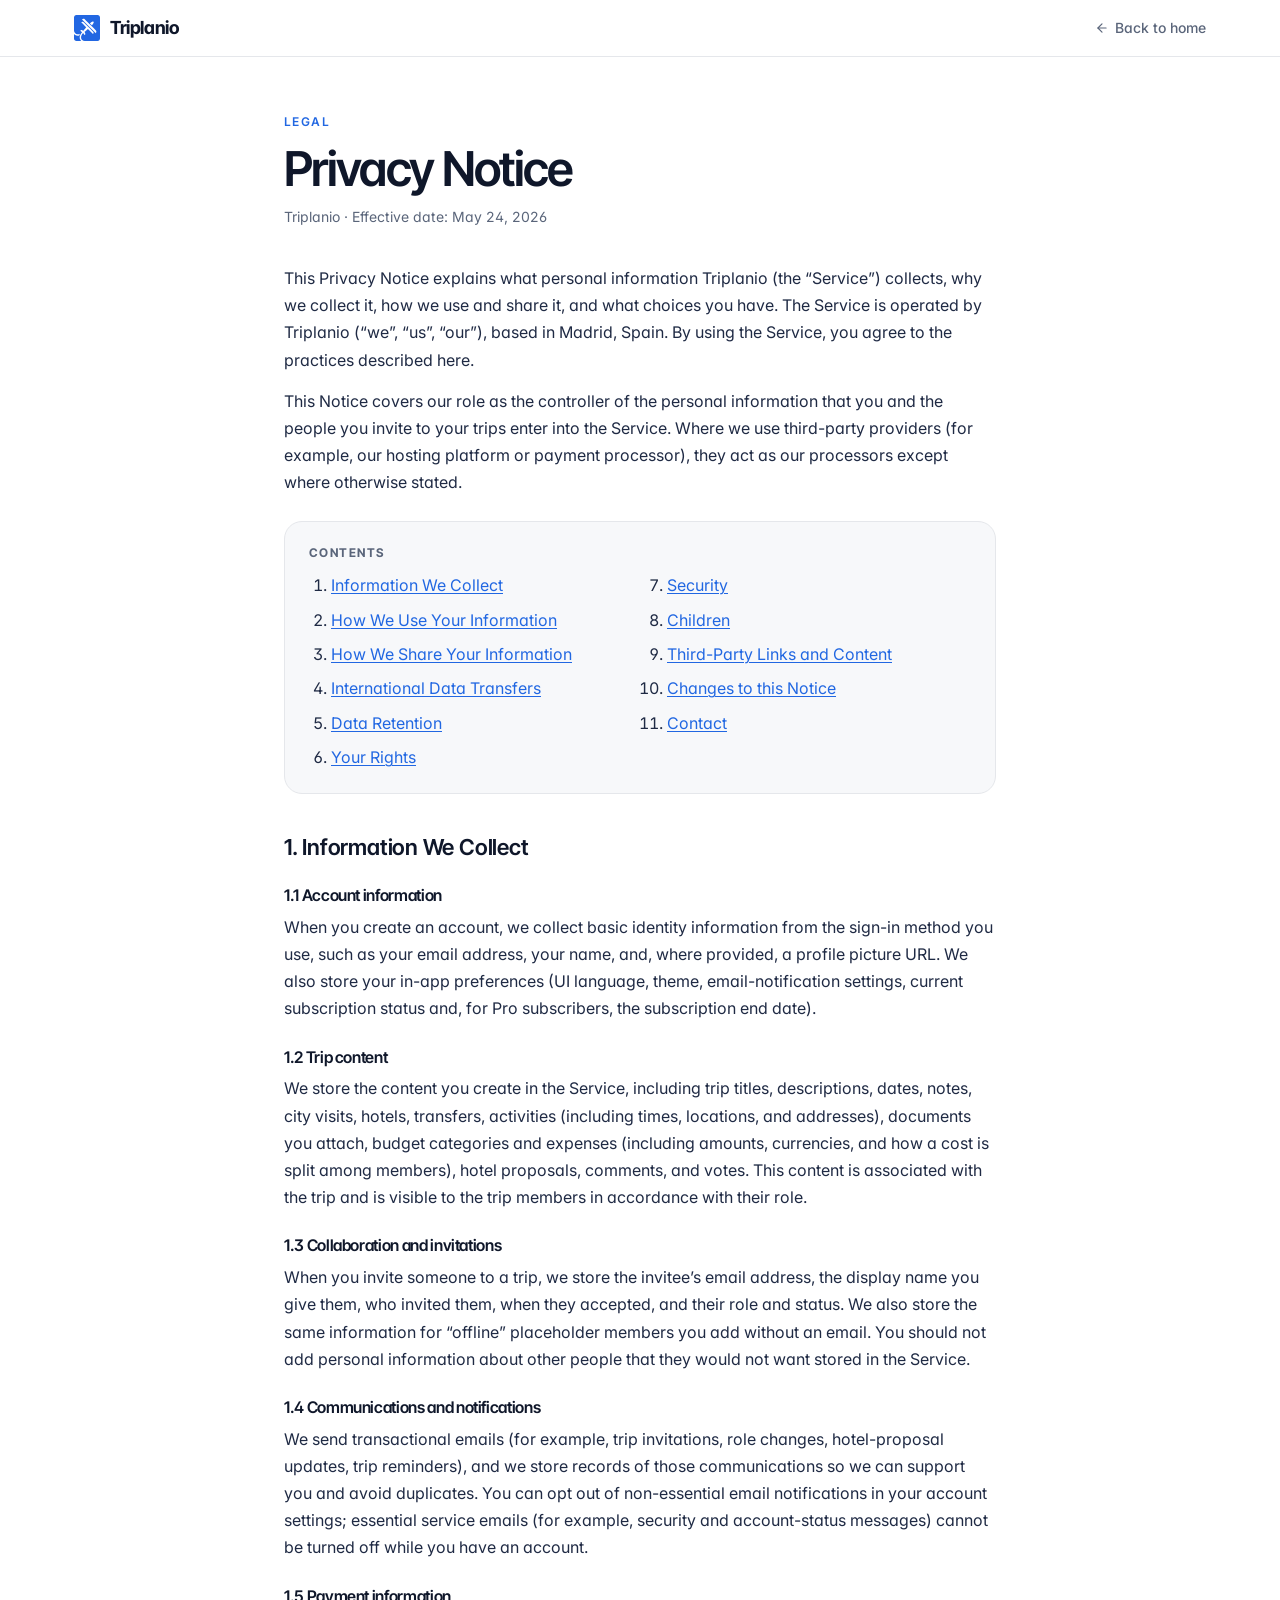
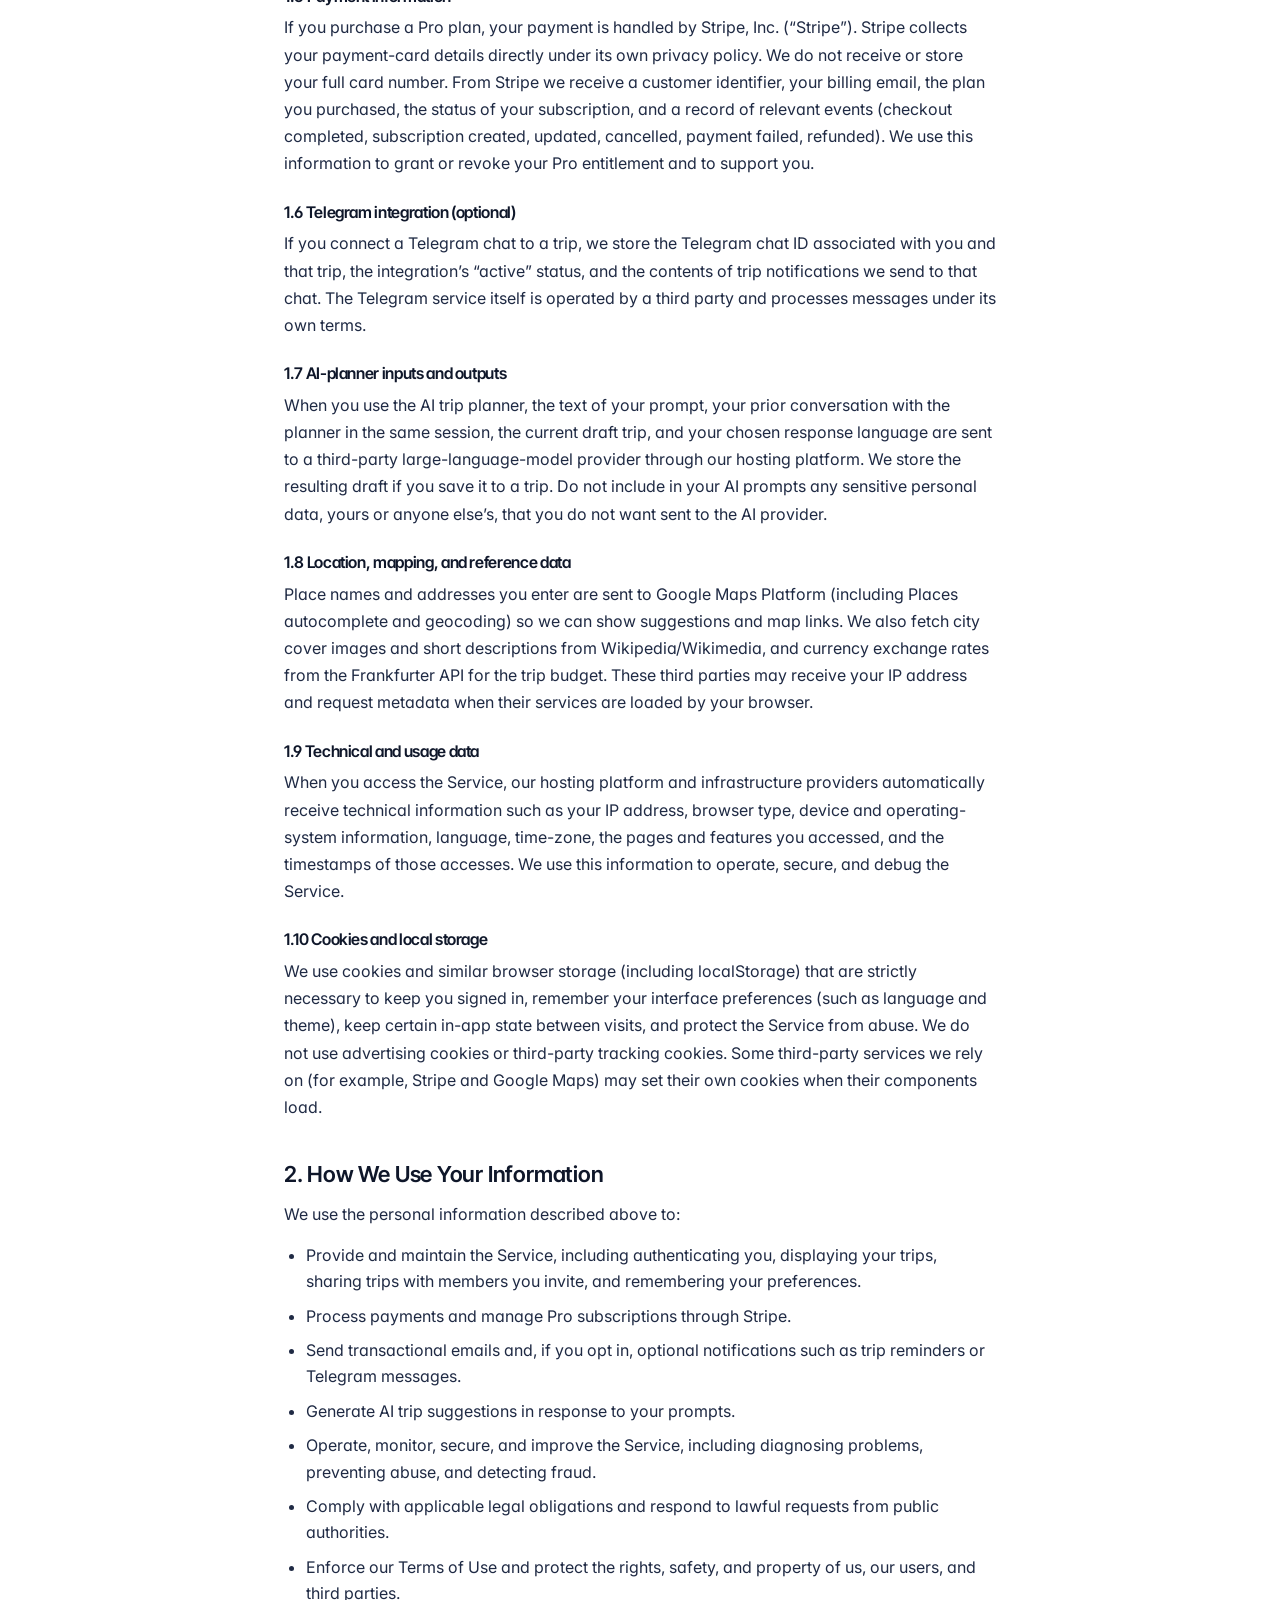
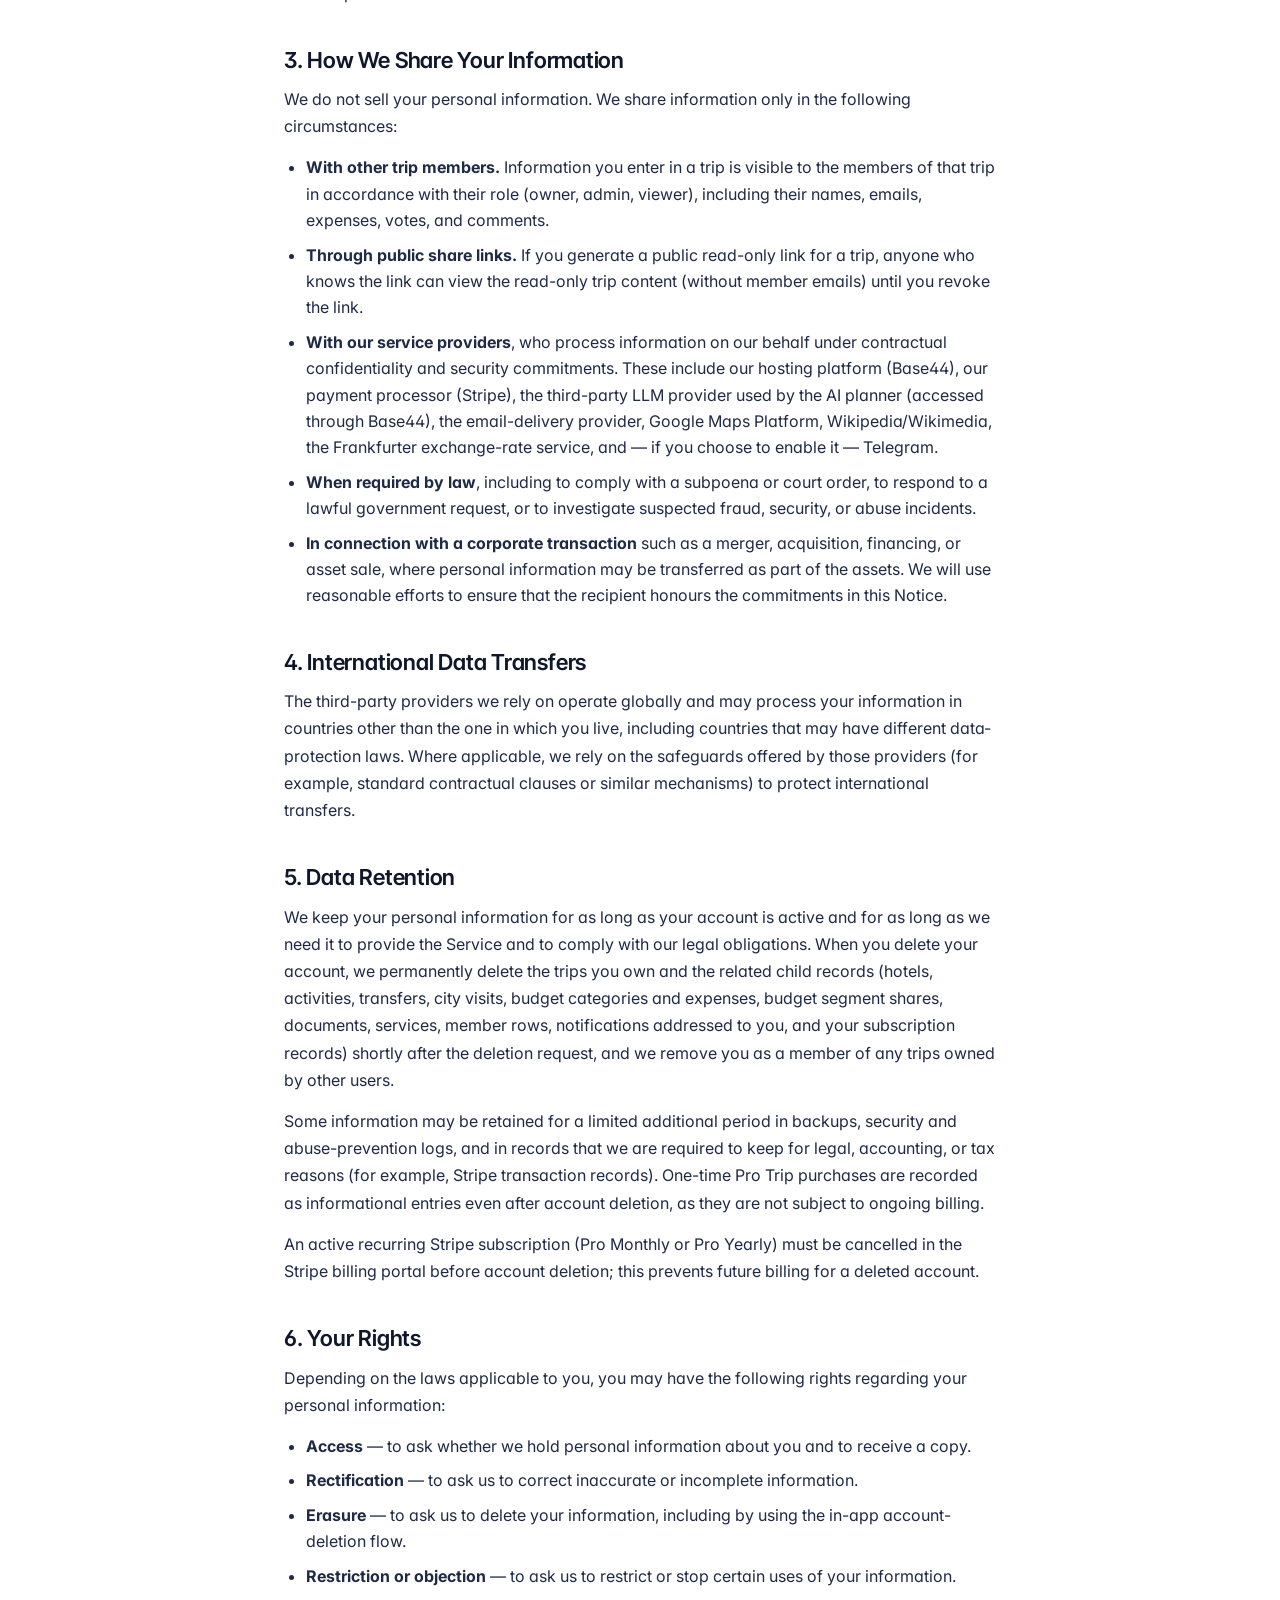
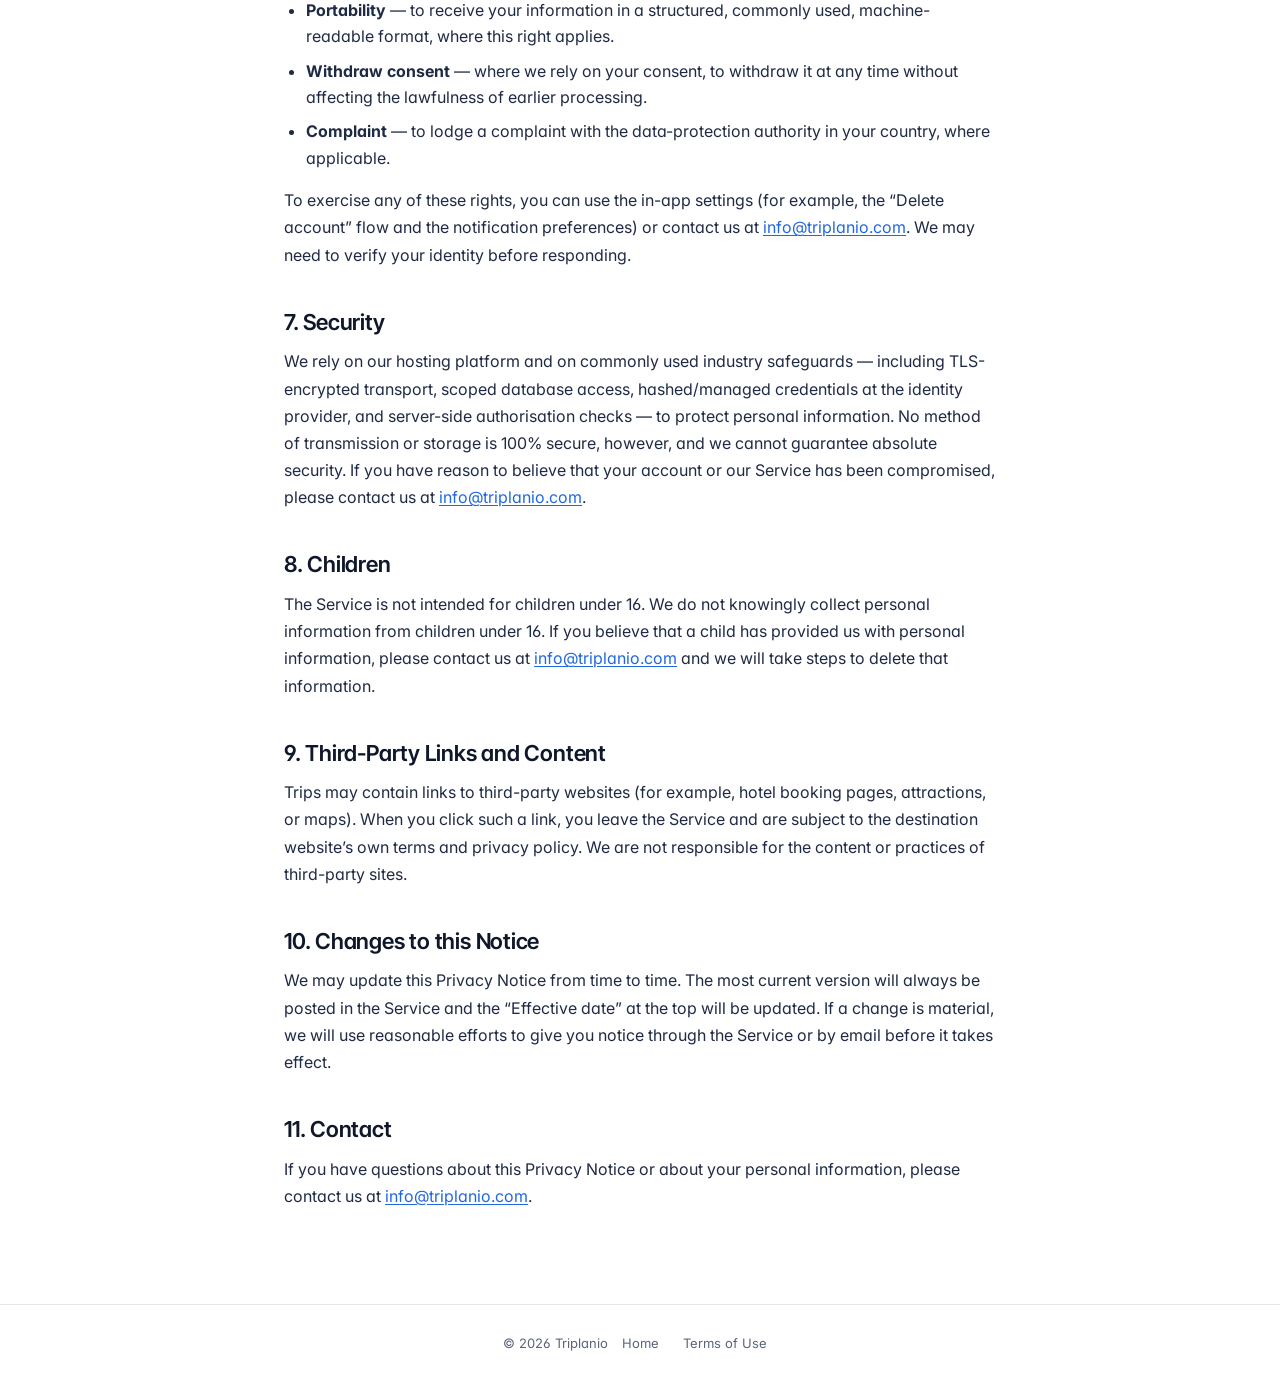
<file: privacy.html>
<!doctype html>
<html lang="en">
<head>
<meta charset="utf-8" />
<meta name="viewport" content="width=device-width, initial-scale=1, viewport-fit=cover" />
<title>Privacy Notice — Triplanio</title>
<meta name="description" content="Triplanio Privacy Notice — what personal information we collect, why we collect it, how we use and share it, and what choices you have." />
<meta name="robots" content="index,follow" />

<link rel="preconnect" href="https://fonts.googleapis.com" />
<link rel="preconnect" href="https://fonts.gstatic.com" crossorigin />
<link href="https://fonts.googleapis.com/css2?family=Inter:wght@400;500;600;700&family=Inter+Tight:wght@500;600;700&display=swap" rel="stylesheet" />

<link rel="stylesheet" href="styles.css" />

<style>
  /* ============ Legal page — local styles ============ */
  body { background: #fff; color: var(--ink); font-family: var(--font-body); }

  .legal-top {
    position: sticky; top: 0; z-index: 10;
    background: rgba(255,255,255,.92);
    backdrop-filter: saturate(140%) blur(10px);
    -webkit-backdrop-filter: saturate(140%) blur(10px);
    border-bottom: 1px solid var(--line);
  }
  .legal-top__inner {
    max-width: var(--container);
    margin: 0 auto;
    padding: 14px var(--gutter);
    display: flex; align-items: center; gap: 16px;
  }
  .legal-top a.brand {
    display: inline-flex; align-items: center; gap: 10px;
    text-decoration: none; color: var(--ink); font-weight: 700;
    font-family: var(--font-display); letter-spacing: var(--display-tracking);
    font-size: 18px;
  }
  .legal-top a.brand img { display: block; height: 26px; width: 26px; }
  .legal-top .spacer { flex: 1 1 auto; }
  .legal-top a.back {
    display: inline-flex; align-items: center; gap: 6px;
    text-decoration: none; color: var(--muted);
    font-size: 14px; font-weight: 500;
  }
  .legal-top a.back:hover { color: var(--brand); }
  .legal-top a.back svg { width: 14px; height: 14px; }

  main.legal {
    max-width: 760px;
    margin: 0 auto;
    padding: 56px var(--gutter) 80px;
  }
  main.legal .legal__eyebrow {
    font-size: 12px; font-weight: 600; letter-spacing: .12em;
    text-transform: uppercase; color: var(--brand);
    margin-bottom: 12px;
  }
  main.legal h1 {
    font-family: var(--font-display);
    font-size: clamp(34px, 4.4vw, 48px);
    letter-spacing: var(--h1-tracking);
    line-height: 1.08;
    margin: 0 0 10px;
    color: var(--ink);
  }
  main.legal .legal__meta {
    color: var(--muted);
    font-size: 14px;
    margin-bottom: 36px;
  }
  main.legal h2 {
    font-family: var(--font-display);
    font-size: 22px;
    line-height: 1.25;
    margin: 40px 0 12px;
    color: var(--ink);
    letter-spacing: -0.01em;
  }
  main.legal h3 {
    font-family: var(--font-display);
    font-size: 16px;
    line-height: 1.3;
    margin: 24px 0 8px;
    color: var(--ink);
  }
  main.legal p {
    font-size: 16px;
    line-height: 1.7;
    color: var(--ink-2);
    margin: 0 0 14px;
  }
  main.legal ul {
    margin: 6px 0 16px;
    padding-left: 22px;
  }
  main.legal li {
    font-size: 16px;
    line-height: 1.65;
    color: var(--ink-2);
    margin-bottom: 8px;
  }
  main.legal a {
    color: var(--brand);
    text-decoration: underline;
    text-decoration-thickness: 1px;
    text-underline-offset: 2px;
  }
  main.legal a:hover { color: var(--brand-700); }

  .legal__toc {
    background: var(--wash);
    border: 1px solid var(--line);
    border-radius: var(--radius-card);
    padding: 22px 24px;
    margin: 24px 0 40px;
  }
  .legal__toc h4 {
    margin: 0 0 10px;
    font-size: 12px; font-weight: 700; letter-spacing: .12em;
    text-transform: uppercase; color: var(--muted);
  }
  .legal__toc ol {
    margin: 0; padding-left: 22px;
    columns: 2; column-gap: 32px;
  }
  .legal__toc li { margin-bottom: 6px; font-size: 14px; }
  .legal__toc a { color: var(--ink-2); text-decoration: none; }
  .legal__toc a:hover { color: var(--brand); }
  @media (max-width: 640px) {
    .legal__toc ol { columns: 1; }
  }

  footer.legal__footer {
    border-top: 1px solid var(--line);
    padding: 28px var(--gutter);
    text-align: center;
    color: var(--muted);
    font-size: 13px;
  }
  footer.legal__footer a { color: var(--muted); text-decoration: none; margin: 0 10px; }
  footer.legal__footer a:hover { color: var(--brand); }
</style>
</head>
<body>

<header class="legal-top">
  <div class="legal-top__inner">
    <a class="brand" href="index.html" aria-label="Triplanio — home">
      <img src="logo.svg" alt="" />
      <span>Triplanio</span>
    </a>
    <span class="spacer"></span>
    <a class="back" href="index.html">
      <svg viewBox="0 0 24 24" fill="none" stroke="currentColor" stroke-width="2" stroke-linecap="round" stroke-linejoin="round" aria-hidden="true">
        <path d="M19 12H5"/><path d="m12 19-7-7 7-7"/>
      </svg>
      Back to home
    </a>
  </div>
</header>

<main class="legal">
  <div class="legal__eyebrow">Legal</div>
  <h1>Privacy Notice</h1>
  <p class="legal__meta">Triplanio &middot; Effective date: May 24, 2026</p>

  <p>This Privacy Notice explains what personal information Triplanio (the &ldquo;Service&rdquo;) collects, why we collect it, how we use and share it, and what choices you have. The Service is operated by Triplanio (&ldquo;we&rdquo;, &ldquo;us&rdquo;, &ldquo;our&rdquo;), based in Madrid, Spain. By using the Service, you agree to the practices described here.</p>

  <p>This Notice covers our role as the controller of the personal information that you and the people you invite to your trips enter into the Service. Where we use third-party providers (for example, our hosting platform or payment processor), they act as our processors except where otherwise stated.</p>

  <nav class="legal__toc" aria-label="Table of contents">
    <h4>Contents</h4>
    <ol>
      <li><a href="#s1">Information We Collect</a></li>
      <li><a href="#s2">How We Use Your Information</a></li>
      <li><a href="#s3">How We Share Your Information</a></li>
      <li><a href="#s4">International Data Transfers</a></li>
      <li><a href="#s5">Data Retention</a></li>
      <li><a href="#s6">Your Rights</a></li>
      <li><a href="#s7">Security</a></li>
      <li><a href="#s8">Children</a></li>
      <li><a href="#s9">Third-Party Links and Content</a></li>
      <li><a href="#s10">Changes to this Notice</a></li>
      <li><a href="#s11">Contact</a></li>
    </ol>
  </nav>

  <h2 id="s1">1. Information We Collect</h2>

  <h3>1.1 Account information</h3>
  <p>When you create an account, we collect basic identity information from the sign-in method you use, such as your email address, your name, and, where provided, a profile picture URL. We also store your in-app preferences (UI language, theme, email-notification settings, current subscription status and, for Pro subscribers, the subscription end date).</p>

  <h3>1.2 Trip content</h3>
  <p>We store the content you create in the Service, including trip titles, descriptions, dates, notes, city visits, hotels, transfers, activities (including times, locations, and addresses), documents you attach, budget categories and expenses (including amounts, currencies, and how a cost is split among members), hotel proposals, comments, and votes. This content is associated with the trip and is visible to the trip members in accordance with their role.</p>

  <h3>1.3 Collaboration and invitations</h3>
  <p>When you invite someone to a trip, we store the invitee&rsquo;s email address, the display name you give them, who invited them, when they accepted, and their role and status. We also store the same information for &ldquo;offline&rdquo; placeholder members you add without an email. You should not add personal information about other people that they would not want stored in the Service.</p>

  <h3>1.4 Communications and notifications</h3>
  <p>We send transactional emails (for example, trip invitations, role changes, hotel-proposal updates, trip reminders), and we store records of those communications so we can support you and avoid duplicates. You can opt out of non-essential email notifications in your account settings; essential service emails (for example, security and account-status messages) cannot be turned off while you have an account.</p>

  <h3>1.5 Payment information</h3>
  <p>If you purchase a Pro plan, your payment is handled by Stripe, Inc. (&ldquo;Stripe&rdquo;). Stripe collects your payment-card details directly under its own privacy policy. We do not receive or store your full card number. From Stripe we receive a customer identifier, your billing email, the plan you purchased, the status of your subscription, and a record of relevant events (checkout completed, subscription created, updated, cancelled, payment failed, refunded). We use this information to grant or revoke your Pro entitlement and to support you.</p>

  <h3>1.6 Telegram integration (optional)</h3>
  <p>If you connect a Telegram chat to a trip, we store the Telegram chat ID associated with you and that trip, the integration&rsquo;s &ldquo;active&rdquo; status, and the contents of trip notifications we send to that chat. The Telegram service itself is operated by a third party and processes messages under its own terms.</p>

  <h3>1.7 AI-planner inputs and outputs</h3>
  <p>When you use the AI trip planner, the text of your prompt, your prior conversation with the planner in the same session, the current draft trip, and your chosen response language are sent to a third-party large-language-model provider through our hosting platform. We store the resulting draft if you save it to a trip. Do not include in your AI prompts any sensitive personal data, yours or anyone else&rsquo;s, that you do not want sent to the AI provider.</p>

  <h3>1.8 Location, mapping, and reference data</h3>
  <p>Place names and addresses you enter are sent to Google Maps Platform (including Places autocomplete and geocoding) so we can show suggestions and map links. We also fetch city cover images and short descriptions from Wikipedia/Wikimedia, and currency exchange rates from the Frankfurter API for the trip budget. These third parties may receive your IP address and request metadata when their services are loaded by your browser.</p>

  <h3>1.9 Technical and usage data</h3>
  <p>When you access the Service, our hosting platform and infrastructure providers automatically receive technical information such as your IP address, browser type, device and operating-system information, language, time-zone, the pages and features you accessed, and the timestamps of those accesses. We use this information to operate, secure, and debug the Service.</p>

  <h3>1.10 Cookies and local storage</h3>
  <p>We use cookies and similar browser storage (including localStorage) that are strictly necessary to keep you signed in, remember your interface preferences (such as language and theme), keep certain in-app state between visits, and protect the Service from abuse. We do not use advertising cookies or third-party tracking cookies. Some third-party services we rely on (for example, Stripe and Google Maps) may set their own cookies when their components load.</p>

  <h2 id="s2">2. How We Use Your Information</h2>
  <p>We use the personal information described above to:</p>
  <ul>
    <li>Provide and maintain the Service, including authenticating you, displaying your trips, sharing trips with members you invite, and remembering your preferences.</li>
    <li>Process payments and manage Pro subscriptions through Stripe.</li>
    <li>Send transactional emails and, if you opt in, optional notifications such as trip reminders or Telegram messages.</li>
    <li>Generate AI trip suggestions in response to your prompts.</li>
    <li>Operate, monitor, secure, and improve the Service, including diagnosing problems, preventing abuse, and detecting fraud.</li>
    <li>Comply with applicable legal obligations and respond to lawful requests from public authorities.</li>
    <li>Enforce our Terms of Use and protect the rights, safety, and property of us, our users, and third parties.</li>
  </ul>

  <h2 id="s3">3. How We Share Your Information</h2>
  <p>We do not sell your personal information. We share information only in the following circumstances:</p>
  <ul>
    <li><strong>With other trip members.</strong> Information you enter in a trip is visible to the members of that trip in accordance with their role (owner, admin, viewer), including their names, emails, expenses, votes, and comments.</li>
    <li><strong>Through public share links.</strong> If you generate a public read-only link for a trip, anyone who knows the link can view the read-only trip content (without member emails) until you revoke the link.</li>
    <li><strong>With our service providers</strong>, who process information on our behalf under contractual confidentiality and security commitments. These include our hosting platform (Base44), our payment processor (Stripe), the third-party LLM provider used by the AI planner (accessed through Base44), the email-delivery provider, Google Maps Platform, Wikipedia/Wikimedia, the Frankfurter exchange-rate service, and &mdash; if you choose to enable it &mdash; Telegram.</li>
    <li><strong>When required by law</strong>, including to comply with a subpoena or court order, to respond to a lawful government request, or to investigate suspected fraud, security, or abuse incidents.</li>
    <li><strong>In connection with a corporate transaction</strong> such as a merger, acquisition, financing, or asset sale, where personal information may be transferred as part of the assets. We will use reasonable efforts to ensure that the recipient honours the commitments in this Notice.</li>
  </ul>

  <h2 id="s4">4. International Data Transfers</h2>
  <p>The third-party providers we rely on operate globally and may process your information in countries other than the one in which you live, including countries that may have different data-protection laws. Where applicable, we rely on the safeguards offered by those providers (for example, standard contractual clauses or similar mechanisms) to protect international transfers.</p>

  <h2 id="s5">5. Data Retention</h2>
  <p>We keep your personal information for as long as your account is active and for as long as we need it to provide the Service and to comply with our legal obligations. When you delete your account, we permanently delete the trips you own and the related child records (hotels, activities, transfers, city visits, budget categories and expenses, budget segment shares, documents, services, member rows, notifications addressed to you, and your subscription records) shortly after the deletion request, and we remove you as a member of any trips owned by other users.</p>
  <p>Some information may be retained for a limited additional period in backups, security and abuse-prevention logs, and in records that we are required to keep for legal, accounting, or tax reasons (for example, Stripe transaction records). One-time Pro Trip purchases are recorded as informational entries even after account deletion, as they are not subject to ongoing billing.</p>
  <p>An active recurring Stripe subscription (Pro Monthly or Pro Yearly) must be cancelled in the Stripe billing portal before account deletion; this prevents future billing for a deleted account.</p>

  <h2 id="s6">6. Your Rights</h2>
  <p>Depending on the laws applicable to you, you may have the following rights regarding your personal information:</p>
  <ul>
    <li><strong>Access</strong> &mdash; to ask whether we hold personal information about you and to receive a copy.</li>
    <li><strong>Rectification</strong> &mdash; to ask us to correct inaccurate or incomplete information.</li>
    <li><strong>Erasure</strong> &mdash; to ask us to delete your information, including by using the in-app account-deletion flow.</li>
    <li><strong>Restriction or objection</strong> &mdash; to ask us to restrict or stop certain uses of your information.</li>
    <li><strong>Portability</strong> &mdash; to receive your information in a structured, commonly used, machine-readable format, where this right applies.</li>
    <li><strong>Withdraw consent</strong> &mdash; where we rely on your consent, to withdraw it at any time without affecting the lawfulness of earlier processing.</li>
    <li><strong>Complaint</strong> &mdash; to lodge a complaint with the data-protection authority in your country, where applicable.</li>
  </ul>
  <p>To exercise any of these rights, you can use the in-app settings (for example, the &ldquo;Delete account&rdquo; flow and the notification preferences) or contact us at <a href="mailto:info@triplanio.com">info@triplanio.com</a>. We may need to verify your identity before responding.</p>

  <h2 id="s7">7. Security</h2>
  <p>We rely on our hosting platform and on commonly used industry safeguards &mdash; including TLS-encrypted transport, scoped database access, hashed/managed credentials at the identity provider, and server-side authorisation checks &mdash; to protect personal information. No method of transmission or storage is 100% secure, however, and we cannot guarantee absolute security. If you have reason to believe that your account or our Service has been compromised, please contact us at <a href="mailto:info@triplanio.com">info@triplanio.com</a>.</p>

  <h2 id="s8">8. Children</h2>
  <p>The Service is not intended for children under 16. We do not knowingly collect personal information from children under 16. If you believe that a child has provided us with personal information, please contact us at <a href="mailto:info@triplanio.com">info@triplanio.com</a> and we will take steps to delete that information.</p>

  <h2 id="s9">9. Third-Party Links and Content</h2>
  <p>Trips may contain links to third-party websites (for example, hotel booking pages, attractions, or maps). When you click such a link, you leave the Service and are subject to the destination website&rsquo;s own terms and privacy policy. We are not responsible for the content or practices of third-party sites.</p>

  <h2 id="s10">10. Changes to this Notice</h2>
  <p>We may update this Privacy Notice from time to time. The most current version will always be posted in the Service and the &ldquo;Effective date&rdquo; at the top will be updated. If a change is material, we will use reasonable efforts to give you notice through the Service or by email before it takes effect.</p>

  <h2 id="s11">11. Contact</h2>
  <p>If you have questions about this Privacy Notice or about your personal information, please contact us at <a href="mailto:info@triplanio.com">info@triplanio.com</a>.</p>
</main>

<footer class="legal__footer">
  <span>&copy; 2026 Triplanio</span>
  <a href="index.html">Home</a>
  <a href="terms.html">Terms of Use</a>
</footer>

</body>
</html>
</file>
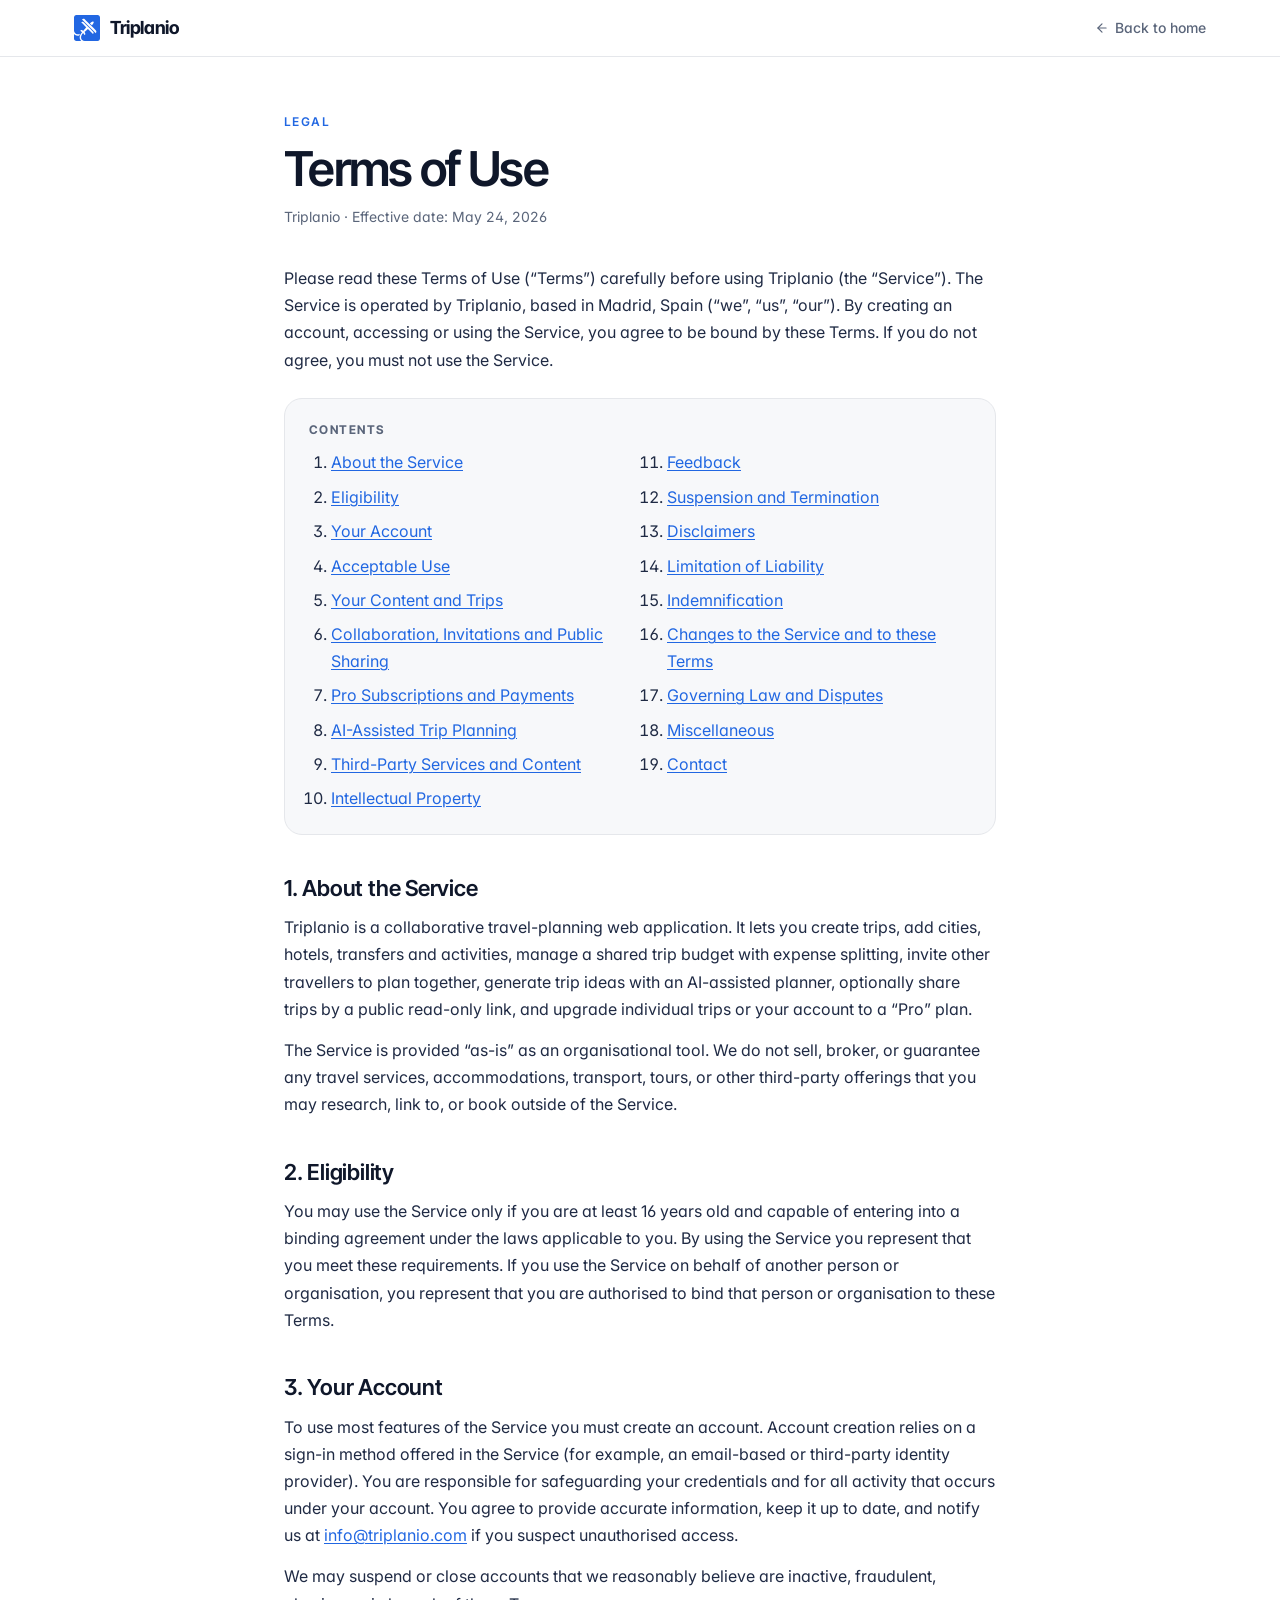
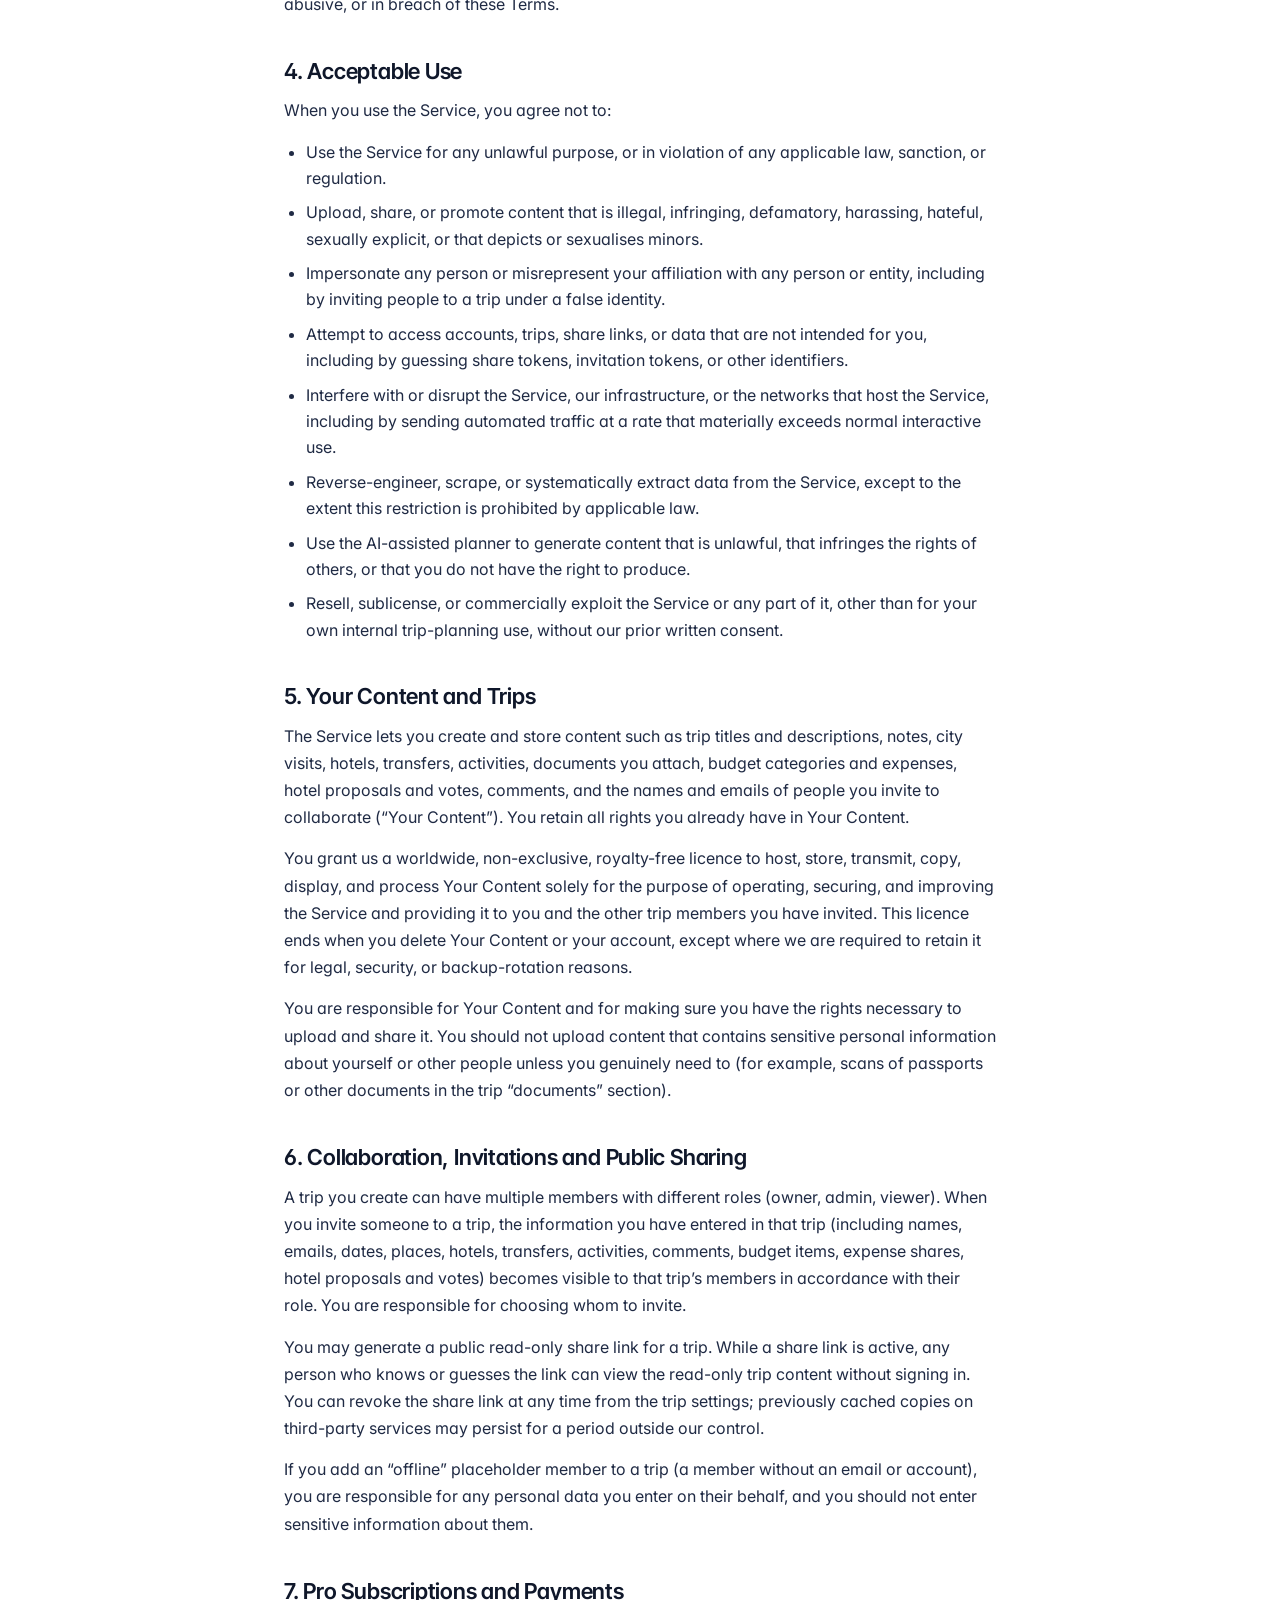
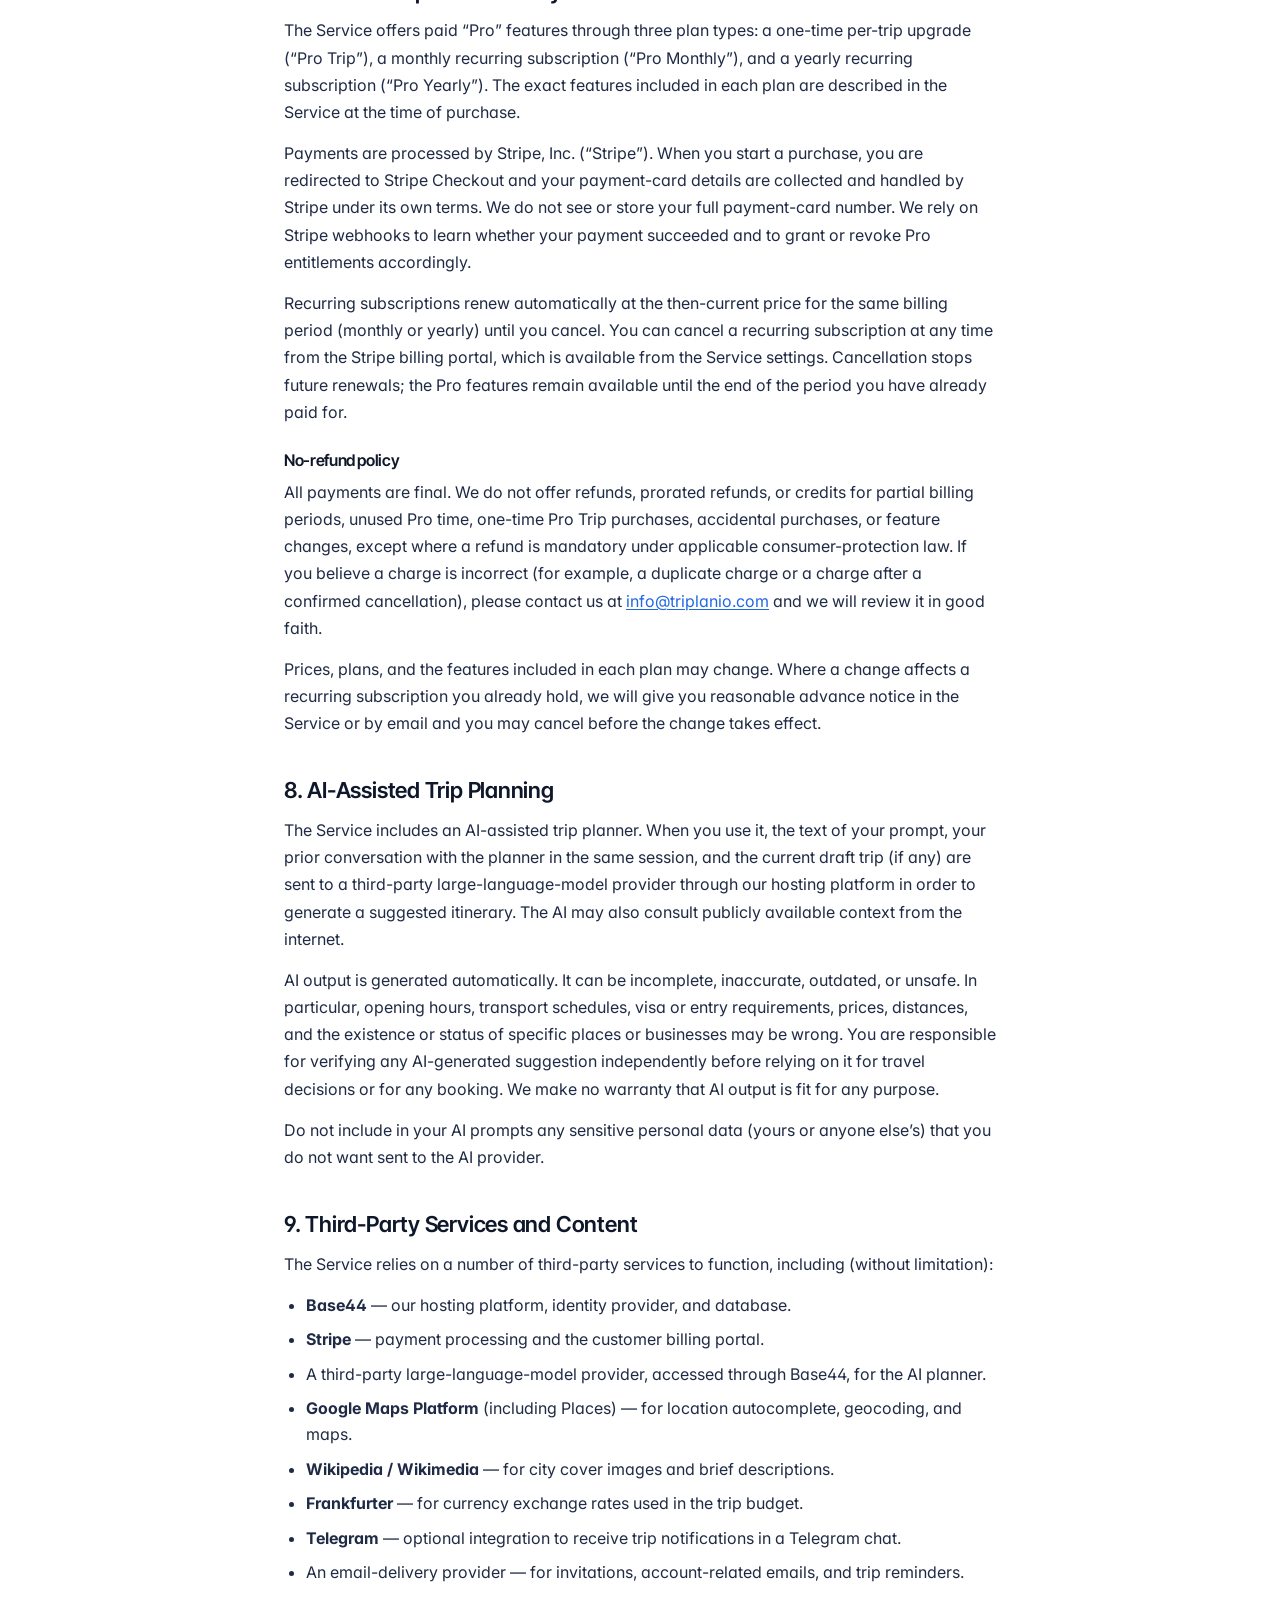
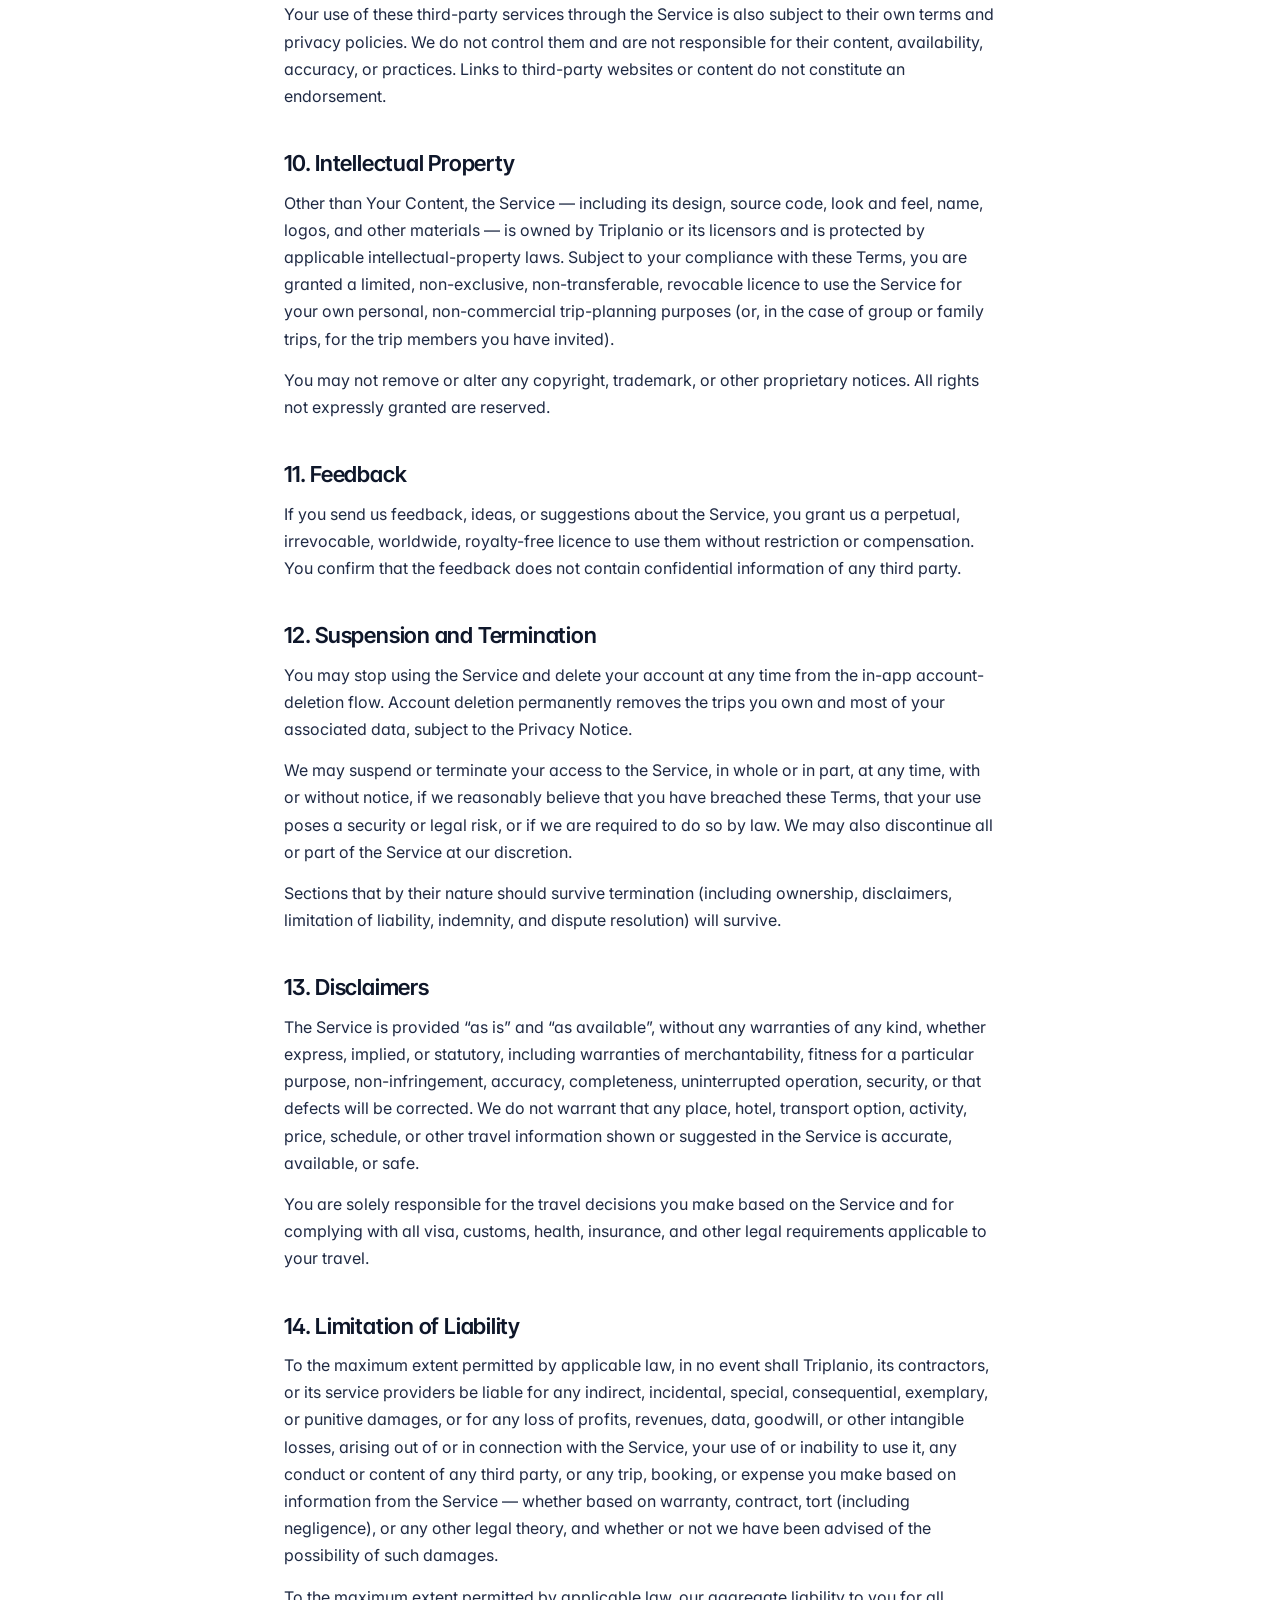
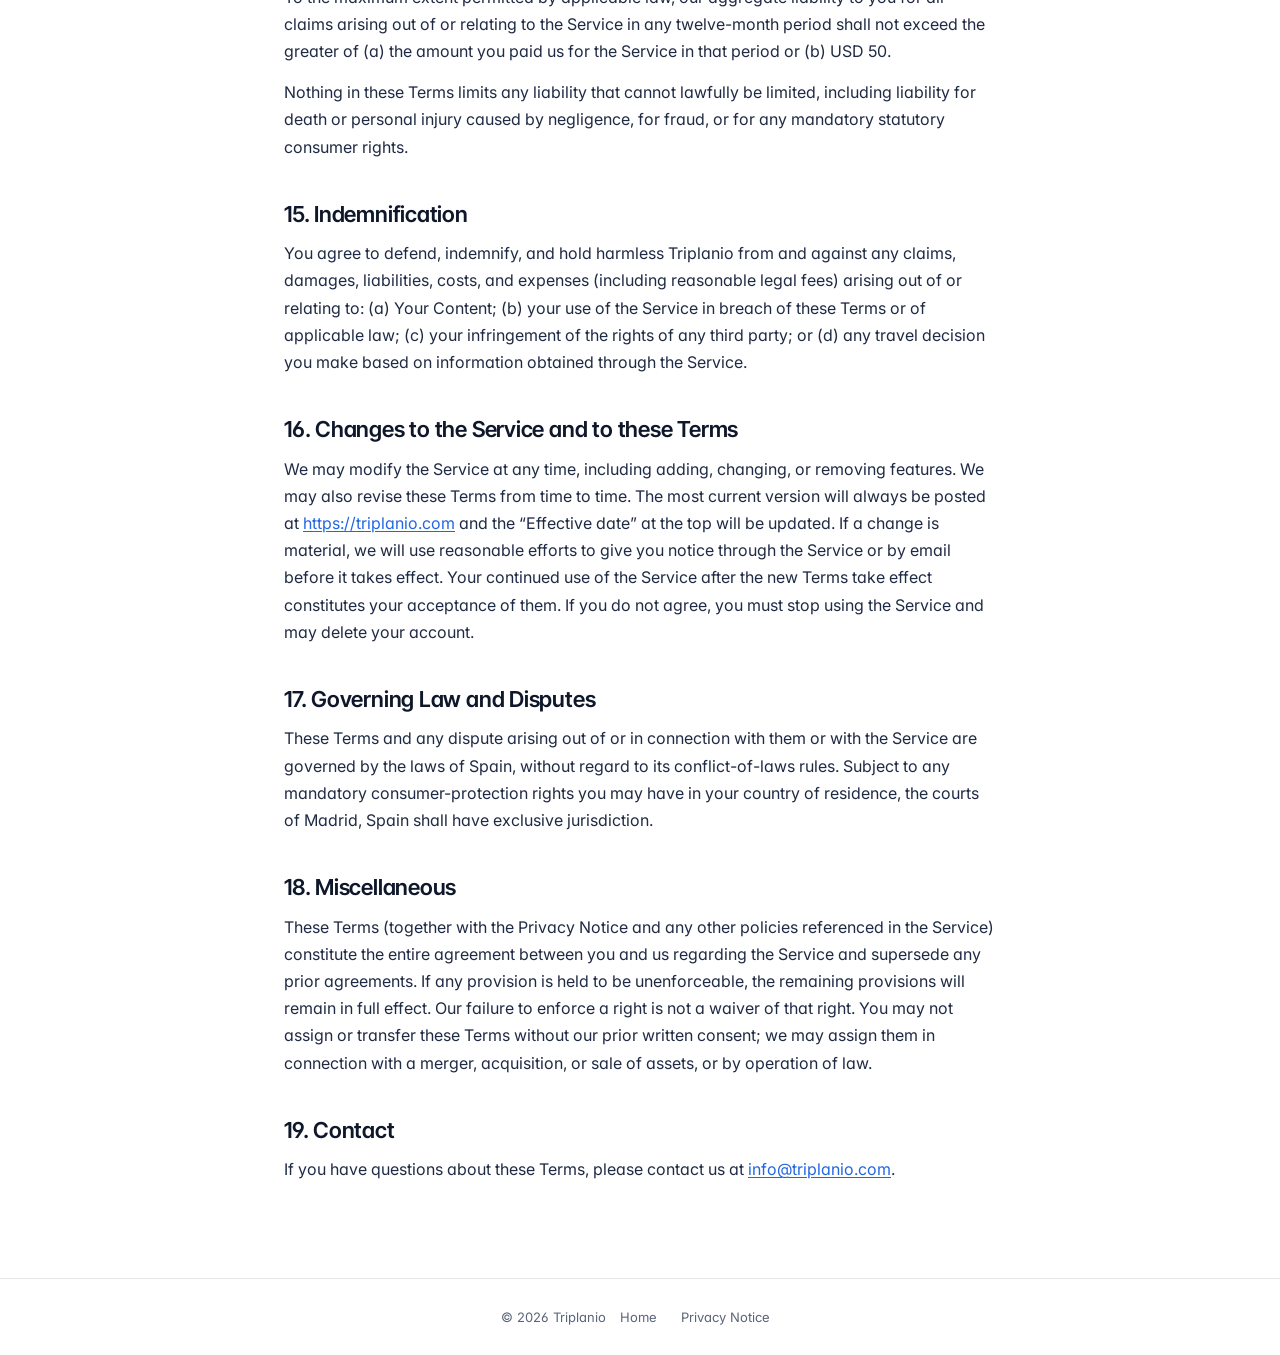
<file: terms.html>
<!doctype html>
<html lang="en">
<head>
<meta charset="utf-8" />
<meta name="viewport" content="width=device-width, initial-scale=1, viewport-fit=cover" />
<title>Terms of Use — Triplanio</title>
<meta name="description" content="Triplanio Terms of Use — the rules that govern your use of Triplanio, the collaborative travel-planning Service." />
<meta name="robots" content="index,follow" />

<link rel="preconnect" href="https://fonts.googleapis.com" />
<link rel="preconnect" href="https://fonts.gstatic.com" crossorigin />
<link href="https://fonts.googleapis.com/css2?family=Inter:wght@400;500;600;700&family=Inter+Tight:wght@500;600;700&display=swap" rel="stylesheet" />

<link rel="stylesheet" href="styles.css" />

<style>
  /* ============ Legal page — local styles ============ */
  body { background: #fff; color: var(--ink); font-family: var(--font-body); }

  .legal-top {
    position: sticky; top: 0; z-index: 10;
    background: rgba(255,255,255,.92);
    backdrop-filter: saturate(140%) blur(10px);
    -webkit-backdrop-filter: saturate(140%) blur(10px);
    border-bottom: 1px solid var(--line);
  }
  .legal-top__inner {
    max-width: var(--container);
    margin: 0 auto;
    padding: 14px var(--gutter);
    display: flex; align-items: center; gap: 16px;
  }
  .legal-top a.brand {
    display: inline-flex; align-items: center; gap: 10px;
    text-decoration: none; color: var(--ink); font-weight: 700;
    font-family: var(--font-display); letter-spacing: var(--display-tracking);
    font-size: 18px;
  }
  .legal-top a.brand img { display: block; height: 26px; width: 26px; }
  .legal-top .spacer { flex: 1 1 auto; }
  .legal-top a.back {
    display: inline-flex; align-items: center; gap: 6px;
    text-decoration: none; color: var(--muted);
    font-size: 14px; font-weight: 500;
  }
  .legal-top a.back:hover { color: var(--brand); }
  .legal-top a.back svg { width: 14px; height: 14px; }

  main.legal {
    max-width: 760px;
    margin: 0 auto;
    padding: 56px var(--gutter) 80px;
  }
  main.legal .legal__eyebrow {
    font-size: 12px; font-weight: 600; letter-spacing: .12em;
    text-transform: uppercase; color: var(--brand);
    margin-bottom: 12px;
  }
  main.legal h1 {
    font-family: var(--font-display);
    font-size: clamp(34px, 4.4vw, 48px);
    letter-spacing: var(--h1-tracking);
    line-height: 1.08;
    margin: 0 0 10px;
    color: var(--ink);
  }
  main.legal .legal__meta {
    color: var(--muted);
    font-size: 14px;
    margin-bottom: 36px;
  }
  main.legal h2 {
    font-family: var(--font-display);
    font-size: 22px;
    line-height: 1.25;
    margin: 40px 0 12px;
    color: var(--ink);
    letter-spacing: -0.01em;
  }
  main.legal h3 {
    font-family: var(--font-display);
    font-size: 16px;
    line-height: 1.3;
    margin: 24px 0 8px;
    color: var(--ink);
  }
  main.legal p {
    font-size: 16px;
    line-height: 1.7;
    color: var(--ink-2);
    margin: 0 0 14px;
  }
  main.legal ul {
    margin: 6px 0 16px;
    padding-left: 22px;
  }
  main.legal li {
    font-size: 16px;
    line-height: 1.65;
    color: var(--ink-2);
    margin-bottom: 8px;
  }
  main.legal a {
    color: var(--brand);
    text-decoration: underline;
    text-decoration-thickness: 1px;
    text-underline-offset: 2px;
  }
  main.legal a:hover { color: var(--brand-700); }

  .legal__toc {
    background: var(--wash);
    border: 1px solid var(--line);
    border-radius: var(--radius-card);
    padding: 22px 24px;
    margin: 24px 0 40px;
  }
  .legal__toc h4 {
    margin: 0 0 10px;
    font-size: 12px; font-weight: 700; letter-spacing: .12em;
    text-transform: uppercase; color: var(--muted);
  }
  .legal__toc ol {
    margin: 0; padding-left: 22px;
    columns: 2; column-gap: 32px;
  }
  .legal__toc li { margin-bottom: 6px; font-size: 14px; }
  .legal__toc a { color: var(--ink-2); text-decoration: none; }
  .legal__toc a:hover { color: var(--brand); }
  @media (max-width: 640px) {
    .legal__toc ol { columns: 1; }
  }

  footer.legal__footer {
    border-top: 1px solid var(--line);
    padding: 28px var(--gutter);
    text-align: center;
    color: var(--muted);
    font-size: 13px;
  }
  footer.legal__footer a { color: var(--muted); text-decoration: none; margin: 0 10px; }
  footer.legal__footer a:hover { color: var(--brand); }
</style>
</head>
<body>

<header class="legal-top">
  <div class="legal-top__inner">
    <a class="brand" href="index.html" aria-label="Triplanio — home">
      <img src="logo.svg" alt="" />
      <span>Triplanio</span>
    </a>
    <span class="spacer"></span>
    <a class="back" href="index.html">
      <svg viewBox="0 0 24 24" fill="none" stroke="currentColor" stroke-width="2" stroke-linecap="round" stroke-linejoin="round" aria-hidden="true">
        <path d="M19 12H5"/><path d="m12 19-7-7 7-7"/>
      </svg>
      Back to home
    </a>
  </div>
</header>

<main class="legal">
  <div class="legal__eyebrow">Legal</div>
  <h1>Terms of Use</h1>
  <p class="legal__meta">Triplanio &middot; Effective date: May 24, 2026</p>

  <p>Please read these Terms of Use (&ldquo;Terms&rdquo;) carefully before using Triplanio (the &ldquo;Service&rdquo;). The Service is operated by Triplanio, based in Madrid, Spain (&ldquo;we&rdquo;, &ldquo;us&rdquo;, &ldquo;our&rdquo;). By creating an account, accessing or using the Service, you agree to be bound by these Terms. If you do not agree, you must not use the Service.</p>

  <nav class="legal__toc" aria-label="Table of contents">
    <h4>Contents</h4>
    <ol>
      <li><a href="#s1">About the Service</a></li>
      <li><a href="#s2">Eligibility</a></li>
      <li><a href="#s3">Your Account</a></li>
      <li><a href="#s4">Acceptable Use</a></li>
      <li><a href="#s5">Your Content and Trips</a></li>
      <li><a href="#s6">Collaboration, Invitations and Public Sharing</a></li>
      <li><a href="#s7">Pro Subscriptions and Payments</a></li>
      <li><a href="#s8">AI-Assisted Trip Planning</a></li>
      <li><a href="#s9">Third-Party Services and Content</a></li>
      <li><a href="#s10">Intellectual Property</a></li>
      <li><a href="#s11">Feedback</a></li>
      <li><a href="#s12">Suspension and Termination</a></li>
      <li><a href="#s13">Disclaimers</a></li>
      <li><a href="#s14">Limitation of Liability</a></li>
      <li><a href="#s15">Indemnification</a></li>
      <li><a href="#s16">Changes to the Service and to these Terms</a></li>
      <li><a href="#s17">Governing Law and Disputes</a></li>
      <li><a href="#s18">Miscellaneous</a></li>
      <li><a href="#s19">Contact</a></li>
    </ol>
  </nav>

  <h2 id="s1">1. About the Service</h2>
  <p>Triplanio is a collaborative travel-planning web application. It lets you create trips, add cities, hotels, transfers and activities, manage a shared trip budget with expense splitting, invite other travellers to plan together, generate trip ideas with an AI-assisted planner, optionally share trips by a public read-only link, and upgrade individual trips or your account to a &ldquo;Pro&rdquo; plan.</p>
  <p>The Service is provided &ldquo;as-is&rdquo; as an organisational tool. We do not sell, broker, or guarantee any travel services, accommodations, transport, tours, or other third-party offerings that you may research, link to, or book outside of the Service.</p>

  <h2 id="s2">2. Eligibility</h2>
  <p>You may use the Service only if you are at least 16 years old and capable of entering into a binding agreement under the laws applicable to you. By using the Service you represent that you meet these requirements. If you use the Service on behalf of another person or organisation, you represent that you are authorised to bind that person or organisation to these Terms.</p>

  <h2 id="s3">3. Your Account</h2>
  <p>To use most features of the Service you must create an account. Account creation relies on a sign-in method offered in the Service (for example, an email-based or third-party identity provider). You are responsible for safeguarding your credentials and for all activity that occurs under your account. You agree to provide accurate information, keep it up to date, and notify us at <a href="mailto:info@triplanio.com">info@triplanio.com</a> if you suspect unauthorised access.</p>
  <p>We may suspend or close accounts that we reasonably believe are inactive, fraudulent, abusive, or in breach of these Terms.</p>

  <h2 id="s4">4. Acceptable Use</h2>
  <p>When you use the Service, you agree not to:</p>
  <ul>
    <li>Use the Service for any unlawful purpose, or in violation of any applicable law, sanction, or regulation.</li>
    <li>Upload, share, or promote content that is illegal, infringing, defamatory, harassing, hateful, sexually explicit, or that depicts or sexualises minors.</li>
    <li>Impersonate any person or misrepresent your affiliation with any person or entity, including by inviting people to a trip under a false identity.</li>
    <li>Attempt to access accounts, trips, share links, or data that are not intended for you, including by guessing share tokens, invitation tokens, or other identifiers.</li>
    <li>Interfere with or disrupt the Service, our infrastructure, or the networks that host the Service, including by sending automated traffic at a rate that materially exceeds normal interactive use.</li>
    <li>Reverse-engineer, scrape, or systematically extract data from the Service, except to the extent this restriction is prohibited by applicable law.</li>
    <li>Use the AI-assisted planner to generate content that is unlawful, that infringes the rights of others, or that you do not have the right to produce.</li>
    <li>Resell, sublicense, or commercially exploit the Service or any part of it, other than for your own internal trip-planning use, without our prior written consent.</li>
  </ul>

  <h2 id="s5">5. Your Content and Trips</h2>
  <p>The Service lets you create and store content such as trip titles and descriptions, notes, city visits, hotels, transfers, activities, documents you attach, budget categories and expenses, hotel proposals and votes, comments, and the names and emails of people you invite to collaborate (&ldquo;Your Content&rdquo;). You retain all rights you already have in Your Content.</p>
  <p>You grant us a worldwide, non-exclusive, royalty-free licence to host, store, transmit, copy, display, and process Your Content solely for the purpose of operating, securing, and improving the Service and providing it to you and the other trip members you have invited. This licence ends when you delete Your Content or your account, except where we are required to retain it for legal, security, or backup-rotation reasons.</p>
  <p>You are responsible for Your Content and for making sure you have the rights necessary to upload and share it. You should not upload content that contains sensitive personal information about yourself or other people unless you genuinely need to (for example, scans of passports or other documents in the trip &ldquo;documents&rdquo; section).</p>

  <h2 id="s6">6. Collaboration, Invitations and Public Sharing</h2>
  <p>A trip you create can have multiple members with different roles (owner, admin, viewer). When you invite someone to a trip, the information you have entered in that trip (including names, emails, dates, places, hotels, transfers, activities, comments, budget items, expense shares, hotel proposals and votes) becomes visible to that trip&rsquo;s members in accordance with their role. You are responsible for choosing whom to invite.</p>
  <p>You may generate a public read-only share link for a trip. While a share link is active, any person who knows or guesses the link can view the read-only trip content without signing in. You can revoke the share link at any time from the trip settings; previously cached copies on third-party services may persist for a period outside our control.</p>
  <p>If you add an &ldquo;offline&rdquo; placeholder member to a trip (a member without an email or account), you are responsible for any personal data you enter on their behalf, and you should not enter sensitive information about them.</p>

  <h2 id="s7">7. Pro Subscriptions and Payments</h2>
  <p>The Service offers paid &ldquo;Pro&rdquo; features through three plan types: a one-time per-trip upgrade (&ldquo;Pro Trip&rdquo;), a monthly recurring subscription (&ldquo;Pro Monthly&rdquo;), and a yearly recurring subscription (&ldquo;Pro Yearly&rdquo;). The exact features included in each plan are described in the Service at the time of purchase.</p>
  <p>Payments are processed by Stripe, Inc. (&ldquo;Stripe&rdquo;). When you start a purchase, you are redirected to Stripe Checkout and your payment-card details are collected and handled by Stripe under its own terms. We do not see or store your full payment-card number. We rely on Stripe webhooks to learn whether your payment succeeded and to grant or revoke Pro entitlements accordingly.</p>
  <p>Recurring subscriptions renew automatically at the then-current price for the same billing period (monthly or yearly) until you cancel. You can cancel a recurring subscription at any time from the Stripe billing portal, which is available from the Service settings. Cancellation stops future renewals; the Pro features remain available until the end of the period you have already paid for.</p>

  <h3>No-refund policy</h3>
  <p>All payments are final. We do not offer refunds, prorated refunds, or credits for partial billing periods, unused Pro time, one-time Pro Trip purchases, accidental purchases, or feature changes, except where a refund is mandatory under applicable consumer-protection law. If you believe a charge is incorrect (for example, a duplicate charge or a charge after a confirmed cancellation), please contact us at <a href="mailto:info@triplanio.com">info@triplanio.com</a> and we will review it in good faith.</p>
  <p>Prices, plans, and the features included in each plan may change. Where a change affects a recurring subscription you already hold, we will give you reasonable advance notice in the Service or by email and you may cancel before the change takes effect.</p>

  <h2 id="s8">8. AI-Assisted Trip Planning</h2>
  <p>The Service includes an AI-assisted trip planner. When you use it, the text of your prompt, your prior conversation with the planner in the same session, and the current draft trip (if any) are sent to a third-party large-language-model provider through our hosting platform in order to generate a suggested itinerary. The AI may also consult publicly available context from the internet.</p>
  <p>AI output is generated automatically. It can be incomplete, inaccurate, outdated, or unsafe. In particular, opening hours, transport schedules, visa or entry requirements, prices, distances, and the existence or status of specific places or businesses may be wrong. You are responsible for verifying any AI-generated suggestion independently before relying on it for travel decisions or for any booking. We make no warranty that AI output is fit for any purpose.</p>
  <p>Do not include in your AI prompts any sensitive personal data (yours or anyone else&rsquo;s) that you do not want sent to the AI provider.</p>

  <h2 id="s9">9. Third-Party Services and Content</h2>
  <p>The Service relies on a number of third-party services to function, including (without limitation):</p>
  <ul>
    <li><strong>Base44</strong> &mdash; our hosting platform, identity provider, and database.</li>
    <li><strong>Stripe</strong> &mdash; payment processing and the customer billing portal.</li>
    <li>A third-party large-language-model provider, accessed through Base44, for the AI planner.</li>
    <li><strong>Google Maps Platform</strong> (including Places) &mdash; for location autocomplete, geocoding, and maps.</li>
    <li><strong>Wikipedia / Wikimedia</strong> &mdash; for city cover images and brief descriptions.</li>
    <li><strong>Frankfurter</strong> &mdash; for currency exchange rates used in the trip budget.</li>
    <li><strong>Telegram</strong> &mdash; optional integration to receive trip notifications in a Telegram chat.</li>
    <li>An email-delivery provider &mdash; for invitations, account-related emails, and trip reminders.</li>
  </ul>
  <p>Your use of these third-party services through the Service is also subject to their own terms and privacy policies. We do not control them and are not responsible for their content, availability, accuracy, or practices. Links to third-party websites or content do not constitute an endorsement.</p>

  <h2 id="s10">10. Intellectual Property</h2>
  <p>Other than Your Content, the Service &mdash; including its design, source code, look and feel, name, logos, and other materials &mdash; is owned by Triplanio or its licensors and is protected by applicable intellectual-property laws. Subject to your compliance with these Terms, you are granted a limited, non-exclusive, non-transferable, revocable licence to use the Service for your own personal, non-commercial trip-planning purposes (or, in the case of group or family trips, for the trip members you have invited).</p>
  <p>You may not remove or alter any copyright, trademark, or other proprietary notices. All rights not expressly granted are reserved.</p>

  <h2 id="s11">11. Feedback</h2>
  <p>If you send us feedback, ideas, or suggestions about the Service, you grant us a perpetual, irrevocable, worldwide, royalty-free licence to use them without restriction or compensation. You confirm that the feedback does not contain confidential information of any third party.</p>

  <h2 id="s12">12. Suspension and Termination</h2>
  <p>You may stop using the Service and delete your account at any time from the in-app account-deletion flow. Account deletion permanently removes the trips you own and most of your associated data, subject to the Privacy Notice.</p>
  <p>We may suspend or terminate your access to the Service, in whole or in part, at any time, with or without notice, if we reasonably believe that you have breached these Terms, that your use poses a security or legal risk, or if we are required to do so by law. We may also discontinue all or part of the Service at our discretion.</p>
  <p>Sections that by their nature should survive termination (including ownership, disclaimers, limitation of liability, indemnity, and dispute resolution) will survive.</p>

  <h2 id="s13">13. Disclaimers</h2>
  <p>The Service is provided &ldquo;as is&rdquo; and &ldquo;as available&rdquo;, without any warranties of any kind, whether express, implied, or statutory, including warranties of merchantability, fitness for a particular purpose, non-infringement, accuracy, completeness, uninterrupted operation, security, or that defects will be corrected. We do not warrant that any place, hotel, transport option, activity, price, schedule, or other travel information shown or suggested in the Service is accurate, available, or safe.</p>
  <p>You are solely responsible for the travel decisions you make based on the Service and for complying with all visa, customs, health, insurance, and other legal requirements applicable to your travel.</p>

  <h2 id="s14">14. Limitation of Liability</h2>
  <p>To the maximum extent permitted by applicable law, in no event shall Triplanio, its contractors, or its service providers be liable for any indirect, incidental, special, consequential, exemplary, or punitive damages, or for any loss of profits, revenues, data, goodwill, or other intangible losses, arising out of or in connection with the Service, your use of or inability to use it, any conduct or content of any third party, or any trip, booking, or expense you make based on information from the Service &mdash; whether based on warranty, contract, tort (including negligence), or any other legal theory, and whether or not we have been advised of the possibility of such damages.</p>
  <p>To the maximum extent permitted by applicable law, our aggregate liability to you for all claims arising out of or relating to the Service in any twelve-month period shall not exceed the greater of (a) the amount you paid us for the Service in that period or (b) USD 50.</p>
  <p>Nothing in these Terms limits any liability that cannot lawfully be limited, including liability for death or personal injury caused by negligence, for fraud, or for any mandatory statutory consumer rights.</p>

  <h2 id="s15">15. Indemnification</h2>
  <p>You agree to defend, indemnify, and hold harmless Triplanio from and against any claims, damages, liabilities, costs, and expenses (including reasonable legal fees) arising out of or relating to: (a) Your Content; (b) your use of the Service in breach of these Terms or of applicable law; (c) your infringement of the rights of any third party; or (d) any travel decision you make based on information obtained through the Service.</p>

  <h2 id="s16">16. Changes to the Service and to these Terms</h2>
  <p>We may modify the Service at any time, including adding, changing, or removing features. We may also revise these Terms from time to time. The most current version will always be posted at <a href="https://triplanio.com">https://triplanio.com</a> and the &ldquo;Effective date&rdquo; at the top will be updated. If a change is material, we will use reasonable efforts to give you notice through the Service or by email before it takes effect. Your continued use of the Service after the new Terms take effect constitutes your acceptance of them. If you do not agree, you must stop using the Service and may delete your account.</p>

  <h2 id="s17">17. Governing Law and Disputes</h2>
  <p>These Terms and any dispute arising out of or in connection with them or with the Service are governed by the laws of Spain, without regard to its conflict-of-laws rules. Subject to any mandatory consumer-protection rights you may have in your country of residence, the courts of Madrid, Spain shall have exclusive jurisdiction.</p>

  <h2 id="s18">18. Miscellaneous</h2>
  <p>These Terms (together with the Privacy Notice and any other policies referenced in the Service) constitute the entire agreement between you and us regarding the Service and supersede any prior agreements. If any provision is held to be unenforceable, the remaining provisions will remain in full effect. Our failure to enforce a right is not a waiver of that right. You may not assign or transfer these Terms without our prior written consent; we may assign them in connection with a merger, acquisition, or sale of assets, or by operation of law.</p>

  <h2 id="s19">19. Contact</h2>
  <p>If you have questions about these Terms, please contact us at <a href="mailto:info@triplanio.com">info@triplanio.com</a>.</p>
</main>

<footer class="legal__footer">
  <span>&copy; 2026 Triplanio</span>
  <a href="index.html">Home</a>
  <a href="privacy.html">Privacy Notice</a>
</footer>

</body>
</html>
</file>
<file: styles.css>
/* ============ Triplanio — Landing styles ============ */
:root {
  --brand: #2167e2;
  --brand-600: #1b58c4;
  --brand-700: #174aa6;
  --brand-soft: rgba(33,103,226,.08);
  --brand-soft-12: rgba(33,103,226,.12);
  --brand-ink: #0b1f47;       /* deep navy for dark band */
  --brand-ink-2: #0a1a3a;
  --brand-glow: rgba(33,103,226,.10);
  --banner-photo: url("https://images.unsplash.com/photo-1502602898657-3e91760cbb34?auto=format&fit=crop&w=1600&q=70");

  --ink: #0F172A;             /* near-black body */
  --ink-2: #1f2a44;
  --muted: #5a657a;           /* secondary text */
  --muted-2: #8693a8;

  --line: #E5E7EB;            /* cool neutral border */
  --line-2: #eef0f4;
  --wash: #F7F8FA;            /* alt section */
  --white: #ffffff;

  --warm: #c9603a;            /* terracotta accent, used sparingly */
  --warm-soft: #f1d9c9;
  --warm-tint: rgba(201,96,58,.10);
  --success: #1f8a5b;

  --radius-card: 18px;
  --radius-btn: 12px;
  --radius-sm: 10px;

  --shadow-soft: 0 1px 2px rgba(15, 23, 42, .04), 0 6px 24px -8px rgba(15, 23, 42, .08);
  --shadow-card: 0 1px 2px rgba(15, 23, 42, .03), 0 10px 30px -12px rgba(15, 23, 42, .14);
  --shadow-pop:  0 2px 6px rgba(15, 23, 42, .06), 0 20px 60px -20px rgba(15, 23, 42, .22);

  --container: 1180px;
  --gutter: 24px;

  --sect-pad: 96px;
  --card-pad: 28px;
  --hero-top: 152px;
  --hero-bot: 80px;

  --font-display: "Inter Tight", "Inter", ui-sans-serif, system-ui, -apple-system, "Segoe UI", Roboto, "Helvetica Neue", Arial, sans-serif;
  --font-body: "Inter", ui-sans-serif, system-ui, -apple-system, "Segoe UI", Roboto, "Helvetica Neue", Arial, sans-serif;
  --display-tracking: -0.022em;
  --h1-tracking: -0.035em;
}

/* ───────── Palettes ───────── */
:root[data-palette="sunset"] {
  --brand: #e2562d;
  --brand-600: #c5471f;
  --brand-700: #a23a18;
  --brand-soft: rgba(226,86,45,.10);
  --brand-soft-12: rgba(226,86,45,.14);
  --brand-ink: #3a1607;
  --brand-ink-2: #260e04;
  --brand-glow: rgba(226,86,45,.10);
  --warm: #d4a02a;
  --warm-soft: #f6e6b3;
  --warm-tint: rgba(212,160,42,.12);
  --banner-photo: url("https://images.unsplash.com/photo-1493558103817-58b2924bce98?auto=format&fit=crop&w=1600&q=70");
}
:root[data-palette="forest"] {
  --brand: #1f7a55;
  --brand-600: #176243;
  --brand-700: #114e35;
  --brand-soft: rgba(31,122,85,.10);
  --brand-soft-12: rgba(31,122,85,.14);
  --brand-ink: #0c2a1e;
  --brand-ink-2: #061a12;
  --brand-glow: rgba(31,122,85,.10);
  --warm: #d18b3a;
  --warm-soft: #f3decb;
  --warm-tint: rgba(209,139,58,.12);
  --banner-photo: url("https://images.unsplash.com/photo-1441974231531-c6227db76b6e?auto=format&fit=crop&w=1600&q=70");
}
:root[data-palette="editorial"] {
  --brand: #1a1a1a;
  --brand-600: #0a0a0a;
  --brand-700: #000000;
  --brand-soft: rgba(15,15,15,.06);
  --brand-soft-12: rgba(15,15,15,.10);
  --brand-ink: #111111;
  --brand-ink-2: #050505;
  --brand-glow: rgba(15,15,15,.04);
  --warm: #c9603a;
  --warm-soft: #f1d9c9;
  --warm-tint: rgba(201,96,58,.12);
  --ink: #0a0a0a;
  --ink-2: #1a1a1a;
  --wash: #f4f3ef;
  --line: #e2e0d8;
  --line-2: #ece9df;
  --banner-photo: url("https://images.unsplash.com/photo-1488646953014-85cb44e25828?auto=format&fit=crop&w=1600&q=70");
}

/* ───────── Type personalities ───────── */
:root[data-type="editorial"] {
  --font-display: "Instrument Serif", "Cormorant Garamond", "Times New Roman", Georgia, serif;
  --h1-tracking: -0.018em;
  --display-tracking: -0.012em;
}
:root[data-type="tech"] {
  --font-display: "Space Grotesk", "Inter Tight", "Inter", ui-sans-serif, system-ui, sans-serif;
  --h1-tracking: -0.04em;
  --display-tracking: -0.028em;
}

/* ───────── Density ───────── */
:root[data-density="spacious"] {
  --sect-pad: 128px;
  --card-pad: 36px;
  --hero-top: 184px;
  --hero-bot: 112px;
  --container: 1220px;
}
:root[data-density="compact"] {
  --sect-pad: 64px;
  --card-pad: 22px;
  --hero-top: 124px;
  --hero-bot: 56px;
  --container: 1100px;
}

* { box-sizing: border-box; }
html, body { margin: 0; padding: 0; }
html { scroll-behavior: smooth; }
body {
  font-family: var(--font-body);
  color: var(--ink);
  background: var(--white);
  -webkit-font-smoothing: antialiased;
  -moz-osx-font-smoothing: grayscale;
  line-height: 1.55;
  font-feature-settings: "ss01", "cv11";
}

img { max-width: 100%; display: block; }
button { font-family: inherit; cursor: pointer; }
a { color: inherit; text-decoration: none; }

/* ---------- Layout helpers ---------- */
.container {
  width: 100%;
  max-width: var(--container);
  margin: 0 auto;
  padding-left: var(--gutter);
  padding-right: var(--gutter);
}
.section { padding: var(--sect-pad) 0; position: relative; }
.section--wash { background: var(--wash); }
.section--tight { padding: calc(var(--sect-pad) * 0.75) 0; }

@media (max-width: 900px) {
  .section { padding: calc(var(--sect-pad) * 0.75) 0; }
  .section--tight { padding: calc(var(--sect-pad) * 0.6) 0; }
}

/* ---------- Type ---------- */
.eyebrow {
  font-family: var(--font-body);
  font-size: 13px;
  letter-spacing: .14em;
  text-transform: uppercase;
  color: var(--muted);
  font-weight: 600;
  display: inline-flex;
  align-items: center;
  gap: 8px;
}
.eyebrow::before {
  content: "";
  width: 6px; height: 6px; border-radius: 50%;
  background: var(--warm);
  display: inline-block;
}
.eyebrow--plain::before { display: none; }

h1, h2, h3, h4 {
  font-family: var(--font-display);
  color: var(--ink);
  margin: 0;
  letter-spacing: -0.02em;
  font-weight: 600;
  text-wrap: balance;
}

h1 {
  font-size: clamp(40px, 5.4vw, 72px);
  line-height: 1.02;
  letter-spacing: var(--h1-tracking);
  font-weight: 600;
}
h2 {
  font-size: clamp(30px, 3.6vw, 46px);
  line-height: 1.08;
  letter-spacing: var(--display-tracking);
}
h3 {
  font-size: clamp(22px, 2vw, 30px);
  line-height: 1.15;
  letter-spacing: var(--display-tracking);
}

.lede {
  font-size: clamp(17px, 1.3vw, 19px);
  line-height: 1.6;
  color: var(--muted);
  max-width: 64ch;
}

.subtle { color: var(--muted); }

/* ---------- Buttons ---------- */
.btn {
  display: inline-flex;
  align-items: center;
  justify-content: center;
  gap: 8px;
  font-weight: 600;
  font-size: 15px;
  padding: 12px 20px;
  border-radius: var(--radius-btn);
  border: 1px solid transparent;
  transition: transform .18s ease, box-shadow .18s ease, background .18s ease, color .18s ease, border-color .18s ease;
  white-space: nowrap;
  letter-spacing: -0.005em;
}
.btn--lg { padding: 15px 26px; font-size: 16px; border-radius: 14px; }
.btn--primary {
  background: var(--brand);
  color: #fff;
  box-shadow: 0 1px 0 rgba(255,255,255,.15) inset, 0 6px 18px -6px color-mix(in oklab, var(--brand) 55%, transparent);
}
.btn--primary:hover { background: var(--brand-600); transform: translateY(-1px); }
.btn--ghost {
  background: transparent;
  color: var(--ink);
  border-color: var(--line);
}
.btn--ghost:hover { background: var(--wash); border-color: #d8dde6; }
.btn--white {
  background: #fff;
  color: var(--brand-ink);
}
.btn--white:hover { transform: translateY(-1px); box-shadow: 0 10px 30px -10px rgba(0,0,0,.35); }

.btn .chev { transition: transform .2s ease; }
.btn:hover .chev { transform: translateX(2px); }

/* ---------- Header ---------- */
.header {
  position: fixed;
  inset: 0 0 auto 0;
  z-index: 50;
  transition: background .25s ease, border-color .25s ease, backdrop-filter .25s ease;
  border-bottom: 1px solid transparent;
}
.header.is-scrolled {
  background: rgba(255,255,255,.78);
  backdrop-filter: saturate(180%) blur(14px);
  -webkit-backdrop-filter: saturate(180%) blur(14px);
  border-bottom-color: var(--line);
}
.header__inner {
  display: flex;
  align-items: center;
  justify-content: space-between;
  height: 72px;
  gap: 24px;
}
.brand {
  display: inline-flex;
  align-items: center;
  gap: 10px;
  font-family: var(--font-display);
  font-weight: 600;
  font-size: 19px;
  letter-spacing: -0.02em;
  color: var(--ink);
}
.brand__mark {
  width: 28px; height: 28px;
  display: inline-flex; align-items: center; justify-content: center;
}
.nav {
  display: flex;
  align-items: center;
  gap: 28px;
}
.nav a {
  font-size: 14.5px;
  color: var(--ink-2);
  font-weight: 500;
  padding: 8px 4px;
  transition: color .15s ease;
}
.nav a:hover { color: var(--brand); }

.header__right { display: flex; align-items: center; gap: 12px; }
.lang {
  display: inline-flex;
  align-items: center;
  gap: 2px;
  padding: 5px;
  background: rgba(15,23,42,.04);
  border-radius: 999px;
  font-size: 12.5px;
  font-weight: 600;
  color: var(--muted);
  border: 1px solid transparent;
}
.header.is-scrolled .lang { background: rgba(15,23,42,.05); }
.lang button {
  padding: 4px 10px;
  border-radius: 999px;
  background: transparent;
  border: 0;
  color: var(--muted);
  font: inherit;
}
.lang button[aria-pressed="true"] {
  background: #fff;
  color: var(--ink);
  box-shadow: 0 1px 2px rgba(15,23,42,.08);
}

.hamburger {
  display: none;
  width: 40px; height: 40px;
  border-radius: 10px;
  background: transparent;
  border: 1px solid var(--line);
  align-items: center;
  justify-content: center;
}

@media (max-width: 880px) {
  .nav { display: none; }
  .hamburger { display: inline-flex; }
  .header__right .lang { display: none; }
}

/* mobile drawer */
.drawer {
  position: fixed;
  inset: 72px 0 0 0;
  background: #fff;
  z-index: 49;
  transform: translateY(-8px);
  opacity: 0;
  pointer-events: none;
  transition: opacity .2s ease, transform .2s ease;
  border-top: 1px solid var(--line);
}
.drawer.is-open { opacity: 1; transform: translateY(0); pointer-events: auto; }
.drawer ul { list-style: none; padding: 8px 0; margin: 0; }
.drawer li a {
  display: block;
  padding: 18px 24px;
  font-size: 18px;
  font-weight: 500;
  border-bottom: 1px solid var(--line-2);
}
.drawer__lang { padding: 24px; }

/* ---------- Hero ---------- */
.hero {
  position: relative;
  padding: var(--hero-top) 0 var(--hero-bot);
  overflow: hidden;
}
.hero::before {
  content: "";
  position: absolute;
  inset: 0;
  background: radial-gradient(60% 45% at 75% 28%, var(--brand-glow) 0%, transparent 70%);
  pointer-events: none;
}
.hero__grid {
  display: grid;
  grid-template-columns: 1fr 1.05fr;
  gap: 64px;
  align-items: center;
}
.hero__copy { max-width: 560px; }
.hero h1 .break { display: block; }
.hero h1 .accent { color: var(--brand); }
.hero__lede {
  margin-top: 22px;
  font-size: clamp(17px, 1.3vw, 19px);
  color: var(--muted);
  line-height: 1.55;
}
.hero__ctas {
  display: flex;
  gap: 12px;
  margin-top: 32px;
  flex-wrap: wrap;
}
.hero__trust {
  margin-top: 22px;
  display: inline-flex;
  align-items: center;
  gap: 12px;
  font-size: 13.5px;
  color: var(--muted);
  flex-wrap: wrap;
}
.hero__trust .dot { width: 3px; height: 3px; background: var(--muted-2); border-radius: 50%; display:inline-block; }

.hero__visual { position: relative; min-height: 540px; }

@media (max-width: 980px) {
  .hero { padding-top: 120px; padding-bottom: 48px; }
  .hero__grid { grid-template-columns: 1fr; gap: 40px; }
  .hero__visual { min-height: 460px; }
}

/* Floating bits around the hero mockup */
.float {
  position: absolute;
  background: #fff;
  border: 1px solid var(--line);
  border-radius: 14px;
  box-shadow: var(--shadow-card);
  padding: 12px 14px;
  animation: floaty 6s ease-in-out infinite;
}
.float--budget { top: 56px; left: -18px; }
.float--chat { bottom: 64px; right: -12px; animation-delay: -2s; }
.float--pins { top: 10px; right: 30px; animation-delay: -4s; padding: 8px 10px; }
@media (max-width: 600px) {
  .float--budget { left: 4px; }
  .float--chat { right: 4px; }
  .float--pins { right: 8px; }
}

@keyframes floaty {
  0%, 100% { transform: translateY(0); }
  50% { transform: translateY(-6px); }
}

@media (prefers-reduced-motion: reduce) {
  .float { animation: none; }
}

/* ---------- App mockup (Timeline) ---------- */
.app-frame {
  position: relative;
  background: #fff;
  border: 1px solid var(--line);
  border-radius: 22px;
  box-shadow: var(--shadow-pop);
  overflow: hidden;
  animation: floatBig 7s ease-in-out infinite;
}
@keyframes floatBig {
  0%, 100% { transform: translateY(0); }
  50% { transform: translateY(-4px); }
}
@media (prefers-reduced-motion: reduce) {
  .app-frame { animation: none; }
}
.app-frame__bar {
  display: flex; align-items: center; gap: 6px;
  padding: 10px 14px;
  border-bottom: 1px solid var(--line-2);
  background: linear-gradient(#fdfdfe, #f7f8fa);
}
.app-frame__bar .dot { width: 10px; height: 10px; border-radius: 50%; }
.app-frame__bar .dot--r { background: #ff5f57; }
.app-frame__bar .dot--y { background: #febc2e; }
.app-frame__bar .dot--g { background: #28c840; }
.app-frame__bar .url {
  margin-left: 14px;
  font-size: 12px;
  color: var(--muted);
  background: #fff;
  border: 1px solid var(--line);
  border-radius: 8px;
  padding: 4px 12px;
  flex: 1;
  max-width: 360px;
  text-align: center;
}
.app-frame__body {
  display: grid;
  grid-template-columns: 200px 1fr;
  min-height: 460px;
}
.app-sidebar {
  border-right: 1px solid var(--line-2);
  padding: 18px 14px;
  background: #fbfcfd;
  font-size: 13px;
}
.app-sidebar__group {
  font-size: 11px;
  text-transform: uppercase;
  letter-spacing: .1em;
  color: var(--muted-2);
  margin: 14px 6px 6px;
  font-weight: 600;
}
.app-sidebar__item {
  display: flex; align-items: center; gap: 10px;
  padding: 8px 10px;
  border-radius: 8px;
  color: var(--ink-2);
  font-weight: 500;
}
.app-sidebar__item.is-active {
  background: var(--brand-soft);
  color: var(--brand);
}
.app-sidebar__item .swatch { width: 8px; height: 8px; border-radius: 50%; background: var(--muted-2); }
.app-sidebar__item .swatch--lisbon { background: var(--brand); }
.app-sidebar__item .swatch--porto { background: var(--warm); }
.app-sidebar__item .swatch--bcn { background: #1f8a5b; }

.app-main { padding: 18px 22px; }
.app-main__head {
  display: flex; align-items: center; justify-content: space-between;
  margin-bottom: 14px;
}
.app-main__title {
  font-family: var(--font-display);
  font-size: 18px;
  font-weight: 600;
  letter-spacing: -0.01em;
}
.app-main__subtitle { font-size: 12px; color: var(--muted); }
.app-tabs { display: inline-flex; padding: 3px; background: var(--wash); border-radius: 8px; gap: 2px; }
.app-tab { padding: 5px 10px; font-size: 11.5px; font-weight: 600; color: var(--muted); border-radius: 6px; }
.app-tab.is-active { background: #fff; color: var(--ink); box-shadow: 0 1px 2px rgba(15,23,42,.08); }

.tl { position: relative; padding-left: 90px; }
.tl::before {
  content: "";
  position: absolute;
  left: 75px;
  top: 4px;
  bottom: 4px;
  width: 2px;
  background: var(--line);
  border-radius: 2px;
}
.tl__day {
  position: relative;
  padding: 6px 0 14px;
}
.tl__day::before {
  content: attr(data-day);
  position: absolute;
  left: -90px;
  top: 8px;
  width: 64px;
  font-size: 11px;
  color: var(--muted);
  font-weight: 600;
  letter-spacing: .02em;
  text-align: right;
}
.tl__day::after {
  content: "";
  position: absolute;
  left: -19px;
  top: 14px;
  width: 10px;
  height: 10px;
  border-radius: 50%;
  background: #fff;
  border: 2px solid var(--brand);
}
.tl__day--accent::after { border-color: var(--warm); }
.tl__day--green::after { border-color: var(--success); }

.tl-card {
  display: flex;
  align-items: center;
  gap: 10px;
  background: #fff;
  border: 1px solid var(--line);
  border-radius: 10px;
  padding: 10px 12px;
  margin-bottom: 8px;
  font-size: 13px;
}
.tl-card .icon { color: var(--muted); flex: 0 0 auto; }
.tl-card .meta {
  margin-left: auto;
  font-size: 11.5px;
  color: var(--muted);
  font-variant-numeric: tabular-nums;
}
.tl-card strong { font-weight: 600; color: var(--ink); }
.tl-card .tag { background: var(--brand-soft); color: var(--brand); padding: 2px 8px; border-radius: 999px; font-size: 11px; font-weight: 600; }
.tl-card .tag--warm { background: var(--warm-tint); color: var(--warm); }
.tl-card .tag--green { background: rgba(31,138,91,.10); color: var(--success); }

@media (max-width: 720px) {
  .app-frame__body { grid-template-columns: 1fr; }
  .app-sidebar { display: none; }
  .tl { padding-left: 78px; }
  .tl__day::before { left: -78px; width: 56px; }
  .tl::before { left: 63px; }
}

/* ---------- Problem section ---------- */
.problem {
  display: grid;
  grid-template-columns: 1fr 1fr;
  gap: 64px;
  align-items: center;
}
.problem__handoff {
  margin-top: 56px;
  text-align: center;
  color: var(--brand);
  font-family: var(--font-display);
  font-size: clamp(20px, 2vw, 24px);
  letter-spacing: -0.02em;
  font-weight: 500;
}
.collage {
  position: relative;
  min-height: 380px;
}
.collage__card {
  position: absolute;
  background: #fff;
  border: 1px solid var(--line);
  border-radius: 12px;
  box-shadow: var(--shadow-card);
  padding: 14px;
  font-size: 12.5px;
}
.collage__card--mail { top: 0; left: 4%; width: 70%; transform: rotate(-3deg); }
.collage__card--notes { bottom: 16%; right: 0; width: 60%; transform: rotate(2.5deg); background: #fffceb; border-color: #f1e6b8; font-family: ui-monospace, "SF Mono", Menlo, monospace; }
.collage__card--tabs { bottom: 0; left: 6%; width: 78%; transform: rotate(-1.5deg); padding: 0; }
.tabstrip { display: flex; gap: 4px; padding: 8px 10px; background: #f4f6f9; border-radius: 11px 11px 0 0; }
.tabstrip .t {
  flex: 1;
  height: 22px;
  background: #fff;
  border-radius: 6px 6px 0 0;
  border: 1px solid var(--line);
  border-bottom: 0;
  font-size: 10px;
  color: var(--muted);
  padding: 4px 8px;
  white-space: nowrap;
  overflow: hidden;
  text-overflow: ellipsis;
}
.tabstrip .t:nth-child(2) { background: var(--wash); }
.tabstrip .t:nth-child(3) { background: var(--wash); }
.tabsbody { padding: 14px; color: var(--muted); font-size: 12px; }

.mailrow { display: flex; gap: 10px; align-items: flex-start; padding: 6px 0; border-bottom: 1px solid var(--line-2); }
.mailrow:last-child { border: 0; }
.mailrow .avatar { width: 24px; height: 24px; border-radius: 50%; background: var(--wash); flex: 0 0 auto; font-size: 10px; display: flex; align-items: center; justify-content: center; color: var(--muted); font-weight: 700; }
.mailrow .lines { flex: 1; min-width: 0; }
.mailrow .from { font-weight: 600; color: var(--ink); font-size: 12px; }
.mailrow .subj { color: var(--muted); font-size: 11.5px; white-space: nowrap; overflow: hidden; text-overflow: ellipsis; }

@media (max-width: 880px) {
  .problem { grid-template-columns: 1fr; gap: 32px; }
}

/* ---------- Feature grid ---------- */
.section__head {
  max-width: 720px;
  margin: 0 auto 56px;
  text-align: center;
}
.section__head--left { margin-left: 0; text-align: left; }
.section__head h2 { margin-top: 14px; }
.section__head p { margin-top: 14px; }

.features {
  display: grid;
  grid-template-columns: repeat(3, 1fr);
  gap: 20px;
}
.features .card:nth-child(4) { grid-column: 1 / span 1; }
.features .card:nth-child(5) { grid-column: 2 / span 2; }

@media (max-width: 980px) {
  .features { grid-template-columns: repeat(2, 1fr); }
  .features .card:nth-child(4) { grid-column: auto; }
  .features .card:nth-child(5) { grid-column: 1 / span 2; }
}
@media (max-width: 640px) {
  .features { grid-template-columns: 1fr; }
  .features .card:nth-child(5) { grid-column: auto; }
}

.card {
  background: #fff;
  border: 1px solid var(--line);
  border-radius: var(--radius-card);
  padding: var(--card-pad);
  transition: transform .2s ease, box-shadow .2s ease, border-color .2s ease;
}
.card:hover {
  transform: translateY(-2px);
  box-shadow: var(--shadow-card);
  border-color: #dbe1ec;
}
.card__icon {
  width: 42px; height: 42px;
  border-radius: 11px;
  background: var(--brand-soft);
  color: var(--brand);
  display: inline-flex; align-items: center; justify-content: center;
  margin-bottom: 18px;
}
.card__icon--warm { background: var(--warm-tint); color: var(--warm); }
.card h3 { font-size: 19px; margin-bottom: 8px; letter-spacing: -0.015em; }
.card p { color: var(--muted); font-size: 14.5px; line-height: 1.55; margin: 0; }

/* Feature card visuals for the wide last card */
.card--wide { display: grid; grid-template-columns: 1fr 1.1fr; align-items: center; gap: 24px; }
.card--wide .preview {
  background: linear-gradient(180deg, #f7f9fc, #eef2f9);
  border: 1px solid var(--line-2);
  border-radius: 12px;
  padding: 14px;
}
@media (max-width: 700px) {
  .card--wide { grid-template-columns: 1fr; }
}

/* ---------- How it works ---------- */
.steps {
  display: grid;
  grid-template-columns: repeat(3, 1fr);
  gap: 28px;
  position: relative;
}
.steps::before {
  content: "";
  position: absolute;
  left: 8%;
  right: 8%;
  top: 28px;
  height: 1px;
  background: repeating-linear-gradient(to right, var(--line) 0 6px, transparent 6px 12px);
}
.step { position: relative; }
.step__num {
  width: 56px; height: 56px;
  border-radius: 50%;
  background: #fff;
  border: 1px solid var(--line);
  box-shadow: var(--shadow-soft);
  color: var(--brand);
  font-family: var(--font-display);
  font-size: 22px;
  font-weight: 600;
  display: inline-flex; align-items: center; justify-content: center;
  position: relative;
  z-index: 1;
}
.step h3 { margin: 20px 0 8px; font-size: 20px; }
.step p { color: var(--muted); margin: 0 0 16px; font-size: 14.5px; }
.step__thumb {
  background: #fff;
  border: 1px solid var(--line);
  border-radius: 12px;
  padding: 12px;
  box-shadow: var(--shadow-soft);
}

@media (max-width: 880px) {
  .steps { grid-template-columns: 1fr; gap: 28px; }
  .steps::before { display: none; }
}

/* ---------- Deep dives ---------- */
.deep {
  display: grid;
  grid-template-columns: 1fr 1fr;
  align-items: center;
  gap: 80px;
  padding: 64px 0;
}
.deep + .deep { border-top: 1px solid var(--line-2); }
.deep--reverse .deep__copy { order: 2; }
.deep__copy h3 { margin: 14px 0 16px; font-size: clamp(26px, 2.4vw, 34px); }
.deep__copy p { color: var(--muted); font-size: 16px; line-height: 1.6; }
.deep__highlights {
  list-style: none;
  margin: 22px 0 0;
  padding: 0;
  display: grid;
  gap: 10px;
}
.deep__highlights li {
  display: flex; gap: 10px;
  align-items: flex-start;
  font-size: 14.5px;
  color: var(--ink-2);
}
.deep__highlights .check {
  flex: 0 0 auto;
  width: 18px; height: 18px;
  border-radius: 50%;
  background: rgba(31,138,91,.12);
  color: var(--success);
  display: inline-flex; align-items: center; justify-content: center;
  margin-top: 2px;
}

.deep__visual {
  background: #fff;
  border: 1px solid var(--line);
  border-radius: 20px;
  box-shadow: var(--shadow-card);
  overflow: hidden;
  position: relative;
}

@media (max-width: 980px) {
  .deep { grid-template-columns: 1fr; gap: 36px; padding: 48px 0; }
  .deep--reverse .deep__copy { order: 0; }
}

/* Map visual */
.mapviz {
  position: relative;
  height: 320px;
  background:
    radial-gradient(circle at 30% 40%, var(--brand-soft), transparent 50%),
    radial-gradient(circle at 70% 60%, var(--warm-tint), transparent 50%),
    linear-gradient(#f6f8fc, #eef2f9);
}
.mapviz svg { position: absolute; inset: 0; width: 100%; height: 100%; }
.pin {
  position: absolute;
  transform: translate(-50%, -100%);
  display: flex; flex-direction: column; align-items: center;
}
.pin__dot {
  width: 14px; height: 14px;
  border-radius: 50%;
  background: var(--brand);
  border: 3px solid #fff;
  box-shadow: 0 2px 6px color-mix(in oklab, var(--brand) 45%, transparent);
}
.pin__lbl {
  margin-top: 6px;
  background: #fff;
  border: 1px solid var(--line);
  border-radius: 8px;
  padding: 3px 10px;
  font-size: 11.5px;
  font-weight: 600;
  color: var(--ink);
  white-space: nowrap;
}

/* AI planner chat */
.chat {
  padding: 22px;
  display: flex; flex-direction: column; gap: 12px;
}
.bubble {
  max-width: 88%;
  padding: 12px 14px;
  border-radius: 14px;
  font-size: 14px;
  line-height: 1.5;
}
.bubble--user {
  align-self: flex-end;
  background: var(--brand);
  color: #fff;
  border-bottom-right-radius: 4px;
}
.bubble--ai {
  align-self: flex-start;
  background: #f4f6fa;
  color: var(--ink);
  border-bottom-left-radius: 4px;
}
.bubble--ai .typing {
  display: inline-flex; gap: 4px;
}
.typing span {
  width: 6px; height: 6px;
  background: var(--muted-2);
  border-radius: 50%;
  animation: blink 1.2s infinite ease-in-out;
}
.typing span:nth-child(2) { animation-delay: .15s; }
.typing span:nth-child(3) { animation-delay: .3s; }
@keyframes blink { 0%, 80%, 100% { opacity: .3; } 40% { opacity: 1; } }

.chat .planresult {
  background: #fff;
  border: 1px solid var(--line);
  border-radius: 10px;
  padding: 10px 12px;
  display: grid;
  grid-template-columns: auto 1fr auto;
  align-items: center;
  gap: 10px;
  font-size: 13px;
}
.chat .planresult .badge {
  font-size: 10.5px;
  font-weight: 700;
  letter-spacing: .04em;
  text-transform: uppercase;
  background: var(--wash);
  color: var(--muted);
  padding: 3px 7px;
  border-radius: 6px;
}

/* Concierge / phone */
.phone {
  width: 280px;
  max-width: 100%;
  margin: 18px auto;
  background: #fff;
  border: 1px solid var(--line);
  border-radius: 28px;
  box-shadow: var(--shadow-card);
  overflow: hidden;
}
.phone__head {
  display: flex; align-items: center; gap: 10px;
  padding: 14px 16px;
  background: #f7f9fd;
  border-bottom: 1px solid var(--line-2);
}
.phone__head .av {
  width: 32px; height: 32px; border-radius: 50%;
  background: linear-gradient(135deg, var(--brand), #5b8fff);
  color: #fff;
  display: inline-flex; align-items: center; justify-content: center;
  font-size: 12px; font-weight: 700;
}
.phone__head .name { font-weight: 600; font-size: 13px; }
.phone__head .sub { font-size: 11px; color: var(--muted); }
.phone__body { padding: 14px; display: flex; flex-direction: column; gap: 10px; min-height: 320px; }
.phone .bubble { max-width: 82%; font-size: 13px; }
.phone .bubble--ai { background: #eef2f9; }
.phone .bubble--user { background: var(--brand); color: #fff; }
.phone__time { text-align: center; font-size: 11px; color: var(--muted); margin: 4px 0; }

/* Budget chart */
.budget { padding: 22px; }
.budget__total {
  display: flex; align-items: baseline; gap: 12px;
  margin-bottom: 18px;
}
.budget__total .big {
  font-family: var(--font-display);
  font-size: 38px;
  font-weight: 600;
  letter-spacing: -0.02em;
  font-variant-numeric: tabular-nums;
}
.budget__total .delta {
  font-size: 12px;
  color: var(--success);
  background: rgba(31,138,91,.10);
  padding: 3px 8px;
  border-radius: 999px;
  font-weight: 600;
}
.budget__bar {
  display: flex;
  height: 10px;
  border-radius: 999px;
  overflow: hidden;
  background: var(--wash);
  margin-bottom: 14px;
}
.budget__bar i { display: block; height: 100%; }
.budget__rows { display: grid; gap: 10px; font-size: 13px; }
.budget__row { display: grid; grid-template-columns: 14px 1fr auto auto; gap: 10px; align-items: center; }
.budget__row .sw { width: 10px; height: 10px; border-radius: 50%; }
.budget__row .ccy { color: var(--muted); font-size: 11.5px; font-variant-numeric: tabular-nums; }
.budget__row .amt { font-weight: 600; font-variant-numeric: tabular-nums; }

/* ---------- Trust strip ---------- */
.trust {
  display: grid;
  grid-template-columns: repeat(4, 1fr);
  gap: 0;
}
.trust__item {
  display: flex;
  align-items: center;
  gap: 14px;
  padding: 20px 24px;
  border-right: 1px solid var(--line);
  font-size: 14.5px;
  color: var(--ink-2);
}
.trust__item:last-child { border-right: 0; }
.trust__item .icon {
  width: 36px; height: 36px;
  border-radius: 10px;
  background: var(--brand-soft);
  color: var(--brand);
  display: inline-flex; align-items: center; justify-content: center;
  flex: 0 0 auto;
}
@media (max-width: 880px) {
  .trust { grid-template-columns: repeat(2, 1fr); }
  .trust__item { border-right: 1px solid var(--line); border-bottom: 1px solid var(--line); }
  .trust__item:nth-child(2n) { border-right: 0; }
  .trust__item:nth-child(n+3) { border-bottom: 0; }
}

/* ---------- FAQ ---------- */
.faq {
  display: grid;
  grid-template-columns: 0.8fr 1.2fr;
  gap: 80px;
  align-items: start;
}
.faq__intro h2 { margin-top: 14px; }
.faq__intro p { color: var(--muted); margin-top: 14px; }

.faq__list { display: grid; gap: 0; border-top: 1px solid var(--line); }
.faq__item { border-bottom: 1px solid var(--line); }
.faq__q {
  width: 100%;
  background: transparent;
  border: 0;
  text-align: left;
  padding: 22px 0;
  display: flex; align-items: center; justify-content: space-between;
  gap: 18px;
  font-family: var(--font-display);
  font-size: 18px;
  font-weight: 600;
  letter-spacing: -0.015em;
  color: var(--ink);
}
.faq__q .plus {
  width: 22px; height: 22px;
  display: inline-flex; align-items: center; justify-content: center;
  color: var(--brand);
  flex: 0 0 auto;
  transition: transform .2s ease;
}
.faq__item.is-open .faq__q .plus { transform: rotate(45deg); }
.faq__a {
  overflow: hidden;
  max-height: 0;
  transition: max-height .25s ease;
}
.faq__a-inner {
  padding: 0 0 22px;
  color: var(--muted);
  font-size: 15px;
  line-height: 1.65;
  max-width: 60ch;
}
.faq__item.is-open .faq__a { max-height: 360px; }

@media (max-width: 880px) {
  .faq { grid-template-columns: 1fr; gap: 24px; }
}

/* ---------- Final CTA banner ---------- */
.banner {
  background:
    linear-gradient(135deg, color-mix(in oklab, var(--brand-ink) 92%, transparent), color-mix(in oklab, var(--brand-700) 88%, transparent)),
    radial-gradient(80% 60% at 20% 0%, color-mix(in oklab, var(--brand) 35%, transparent), transparent 60%),
    radial-gradient(60% 50% at 90% 100%, color-mix(in oklab, var(--warm) 35%, transparent), transparent 65%),
    var(--banner-photo) center/cover;
  color: #fff;
  text-align: center;
  padding: 112px 24px;
  position: relative;
  overflow: hidden;
}
.banner h2 { color: #fff; max-width: 18ch; margin: 0 auto; font-size: clamp(34px, 4.4vw, 56px); }
.banner p { color: rgba(255,255,255,.78); margin: 18px auto 0; max-width: 36ch; font-size: 17px; }
.banner .btn--white { margin-top: 32px; }

/* ---------- Footer ---------- */
.footer {
  background: var(--wash);
  border-top: 1px solid var(--line);
  padding: 64px 0 32px;
  color: var(--muted);
  font-size: 14px;
}
.footer__top {
  display: grid;
  grid-template-columns: 1.3fr 2fr .8fr;
  gap: 40px;
  align-items: start;
}
.footer__brand .tagline { margin-top: 12px; max-width: 220px; }
.footer__cols {
  display: grid;
  grid-template-columns: repeat(3, 1fr);
  gap: 24px;
}
.footer__col h4 {
  font-family: var(--font-body);
  font-size: 12px;
  text-transform: uppercase;
  letter-spacing: .12em;
  color: var(--muted-2);
  font-weight: 700;
  margin: 4px 0 14px;
}
.footer__col a {
  display: block;
  padding: 4px 0;
  color: var(--ink-2);
  font-weight: 500;
}
.footer__col a:hover { color: var(--brand); }
.footer__bottom {
  display: flex;
  justify-content: space-between;
  align-items: center;
  margin-top: 40px;
  padding-top: 22px;
  border-top: 1px solid var(--line);
  font-size: 13px;
}
.footer__social { display: inline-flex; gap: 6px; }
.footer__social a {
  width: 32px; height: 32px;
  display: inline-flex; align-items: center; justify-content: center;
  border-radius: 8px;
  color: var(--muted);
}
.footer__social a:hover { color: var(--ink); background: rgba(15,23,42,.06); }

@media (max-width: 880px) {
  .footer__top { grid-template-columns: 1fr; }
  .footer__cols { grid-template-columns: repeat(3, 1fr); }
  .footer__bottom { flex-direction: column; gap: 14px; }
}
@media (max-width: 520px) {
  .footer__cols { grid-template-columns: repeat(2, 1fr); }
}

/* ---------- Scroll-reveal ----------
   Content is visible by default. When JS adds .reveal--ready on the <html>
   element (only when document.timeline is actually running), we hide the
   .reveal items off-screen and animate them in on intersection. In contexts
   where the timeline is frozen (some embed iframes), we never add --ready,
   so nothing hides. */
@keyframes revealIn {
  from { opacity: 0; transform: translateY(12px); }
  to   { opacity: 1; transform: translateY(0); }
}
.reveal { opacity: 1; transform: none; }
html.reveal--ready .reveal { opacity: 0; transform: translateY(12px); }
html.reveal--ready .reveal.is-in { animation: revealIn .6s ease both; }
@media (prefers-reduced-motion: reduce) {
  html.reveal--ready .reveal { opacity: 1; transform: none; }
  html.reveal--ready .reveal.is-in { animation: none; }
}

/* image placeholders */
.photo {
  width: 100%; height: 100%;
  object-fit: cover;
  display: block;
}

/* Section eyebrow tag (deep dives) */
.tag-eyebrow {
  display: inline-flex;
  align-items: center;
  gap: 8px;
  font-size: 12.5px;
  font-weight: 600;
  letter-spacing: .04em;
  padding: 4px 10px;
  border-radius: 999px;
  background: var(--brand-soft);
  color: var(--brand);
}
.tag-eyebrow .dot { width: 5px; height: 5px; border-radius: 50%; background: var(--brand); }

/* utility — divider line */
.hr-soft { height: 1px; background: var(--line); border: 0; }

/* Mobile: keep CTA visible in header */
@media (max-width: 600px) {
  .header__inner { gap: 10px; }
  .btn--lg { padding: 12px 18px; font-size: 14.5px; }
  .header .btn { padding: 10px 14px; font-size: 14px; }
}

/* ---------- Language dropdown ---------- */
.langdd { position: relative; }
.langdd__btn {
  appearance: none;
  background: rgba(15,23,42,.04);
  border: 1px solid transparent;
  border-radius: 999px;
  padding: 7px 12px 7px 14px;
  display: inline-flex;
  align-items: center;
  gap: 6px;
  font: inherit;
  font-size: 13px;
  font-weight: 600;
  color: var(--ink-2);
  cursor: pointer;
  transition: background .15s ease, border-color .15s ease;
}
.langdd__btn:hover { background: rgba(15,23,42,.07); }
.langdd__btn[aria-expanded="true"] { background: #fff; border-color: var(--line); }
.langdd__btn .chev {
  transition: transform .18s ease;
  color: var(--muted);
}
.langdd__btn[aria-expanded="true"] .chev { transform: rotate(180deg); }
.langdd__menu {
  position: absolute;
  top: calc(100% + 6px);
  right: 0;
  min-width: 168px;
  background: #fff;
  border: 1px solid var(--line);
  border-radius: 12px;
  box-shadow: var(--shadow-card);
  padding: 6px;
  z-index: 60;
  opacity: 0;
  transform: translateY(-4px) scale(.98);
  transform-origin: top right;
  pointer-events: none;
  transition: opacity .15s ease, transform .15s ease;
}
.langdd--up .langdd__menu {
  top: auto;
  bottom: calc(100% + 6px);
  transform-origin: bottom right;
}
.langdd.is-open .langdd__menu {
  opacity: 1;
  transform: translateY(0) scale(1);
  pointer-events: auto;
}
.langdd__item {
  width: 100%;
  appearance: none;
  background: transparent;
  border: 0;
  text-align: left;
  display: flex;
  align-items: center;
  gap: 10px;
  padding: 9px 10px;
  border-radius: 8px;
  font: inherit;
  font-size: 13.5px;
  color: var(--ink);
  cursor: pointer;
}
.langdd__item:hover { background: var(--wash); }
.langdd__item .label { flex: 1; font-weight: 500; }
.langdd__item .code { color: var(--muted-2); font-size: 11.5px; font-weight: 600; letter-spacing: .04em; }
.langdd__item[aria-checked="true"] {
  background: var(--brand-soft);
  color: var(--brand);
}
.langdd__item[aria-checked="true"] .code { color: var(--brand); }

.footer .langdd__btn {
  background: transparent;
  border-color: var(--line);
  color: var(--ink-2);
}
.footer .langdd__btn:hover { background: #fff; }
</file>
